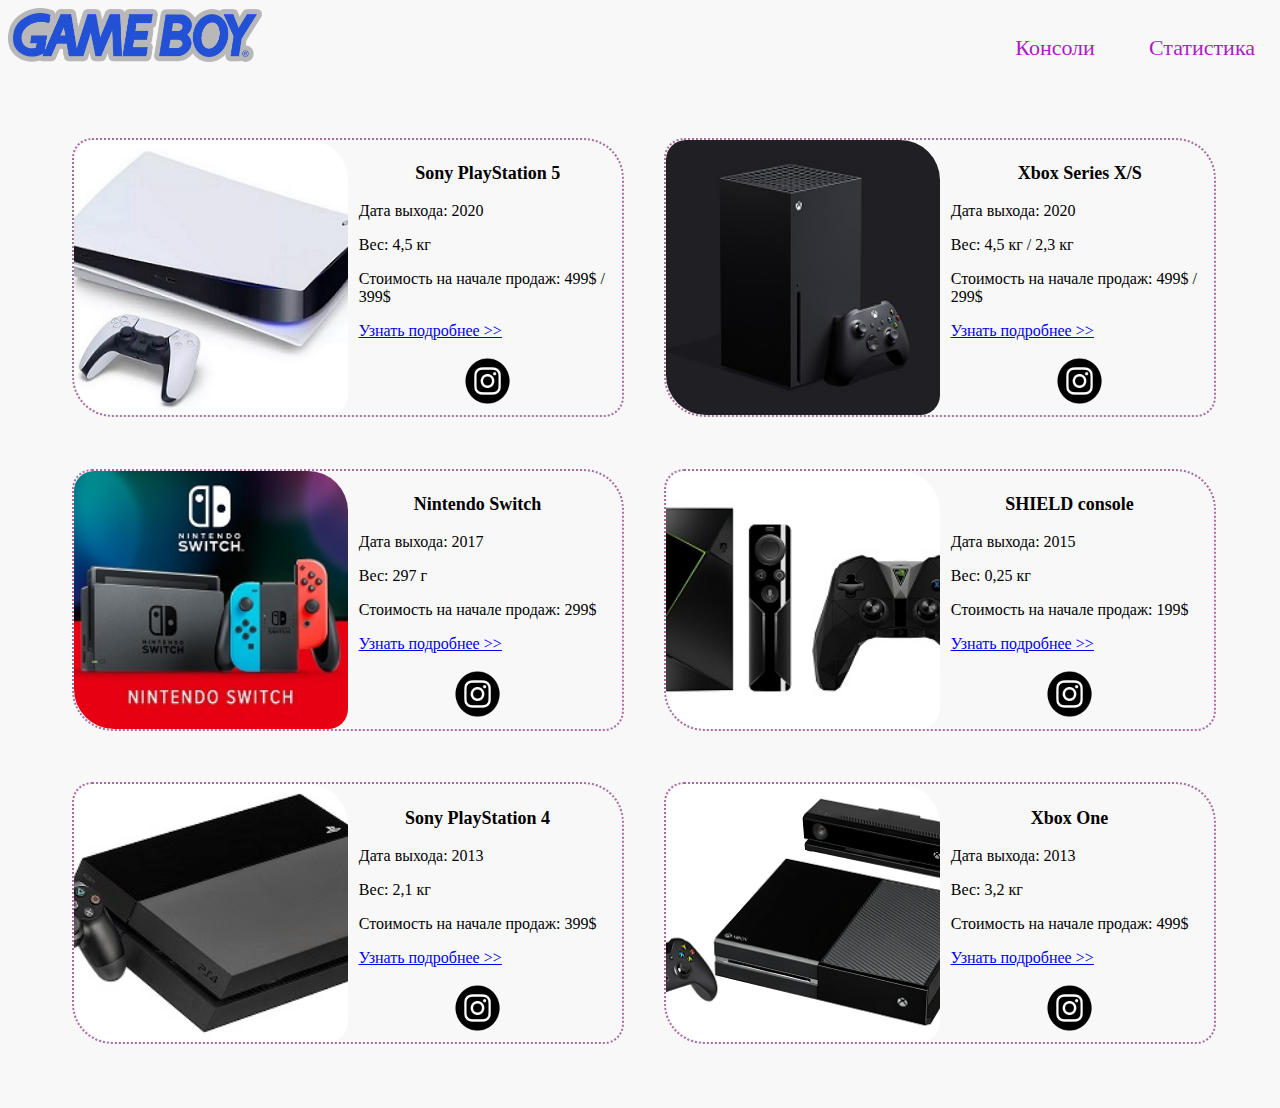
<file: index.html>
<!DOCTYPE html>
<html lang="en">
<head>
    <meta charset="UTF-8">
    <title>Gaming consoles</title>
    <meta name="description" content="Игровые консоли"/>
    <meta name="keywords" content="играть, консоль, playstation, ps, xbox"/>
    <link rel='stylesheet' type="text/css" media='(min-width: 768px)' href='css/desktop.css'/>
    <link rel='stylesheet' type="text/css" media='(max-width: 767px)' href='css/mobile.css'/>
</head>
<body>
    
   <nav>
        <div class="logo"></div>
            <input id="_1" type="checkbox">
            <label class="burger" for="_1"></label>
            <div class="menu">
                <div class="menu-section"><a href="index.html" class="speclink">Консоли</a></div>
                <div class="menu-section"><a href="statistic.html" class="speclink">Статистика</a></div>                
        </div>
    </nav>
       
    <div class="container">
        <div class="gallery">
            
            <div class="gallery-item">                      
                <img class="gallery-image" src="img/ps5.jpg" alt="">
                
                <div class="txtblock">
                    
                <p class="txtblockhead">
                    <b>Sony PlayStation 5</b>                                 
                </p>
                
                    <p> Дата выхода: 2020</p>
                    <p> Вес: 4,5 кг</p>
                    <p> Стоимость на начале продаж: 499$ / 399$ </p>                    
                    <p> <a href="ps5/ps5.html"><ins>Узнать подробнее >> </ins></a></p>
                    <center>
                       <a href="https://www.instagram.com/playstation/" target="_blank"> <img src="img/inst.png" width="65px" height="50px"> </a>
                    </center>
                </div>                
            </div>
            
            <div class="gallery-item">
                <img class="gallery-image" src="img/xboxx.jpg" alt="">
                 <div class="txtblock">
                    
                <p class="txtblockhead">
                    <b>Xbox Series X/S</b>                                 
                </p>
                
                    <p> Дата выхода: 2020</p>
                    <p> Вес: 4,5 кг / 2,3 кг</p>
                    <p> Стоимость на начале продаж: 499$ / 299$ </p>
                    <p> <a href="xboxx/xboxx.html"><ins>Узнать подробнее >> </ins></a></p>
                     <center>
                       <a href="https://www.instagram.com/xbox/" target="_blank"> <img src="img/inst.png" width="65px" height="50px"> </a>
                    </center>
                </div>
            </div>
            
            <div class="gallery-item">
                <img class="gallery-image" src="img/nintendo1.jpg" alt="">
                <div class="txtblock">
                    
                <p class="txtblockhead">
                    <b>Nintendo Switch</b>                                 
                </p>
                
                    <p> Дата выхода: 2017</p>
                    <p> Вес: 297 г</p>
                    <p> Стоимость на начале продаж: 299$ </p>
                    <p> <a href="nintendo/nintendo.html"><ins>Узнать подробнее >> </ins></a></p>
                    <center>
                       <a href="https://www.instagram.com/nintendo/" target="_blank"> <img src="img/inst.png" width="65px" height="50px"> </a>
                    </center>
                </div>
            </div>
            
            
            <div class="gallery-item">
                <img class="gallery-image" src="img/shield.jpg" alt="">
                <div class="txtblock">
                    
                <p class="txtblockhead">
                    <b>SHIELD console</b>                                 
                </p>
                
                    <p> Дата выхода: 2015</p>
                    <p> Вес: 0,25 кг</p>
                    <p> Стоимость на начале продаж: 199$ </p>
                    <p> <a href="schield/schiled.html"><ins>Узнать подробнее >> </ins></a></p>
                    <center>
                       <a href="https://www.instagram.com/nvidia" target="_blank"> <img src="img/inst.png" width="65px" height="50px"> </a>
                    </center>
                </div>
            </div>
            
             <div class="gallery-item">                                
                <img class="gallery-image" src="img/ps4.jpg" alt="">
                <div class="txtblock">
                    
                <p class="txtblockhead">
                    <b>Sony PlayStation 4</b>                                 
                </p>
                
                    <p> Дата выхода: 2013</p>
                    <p> Вес: 2,1 кг</p>
                    <p> Стоимость на начале продаж: 399$ </p>
                    <p> <a href="ps4/ps4.html"><ins>Узнать подробнее >> </ins></a></p>
                    <center>
                       <a href="https://www.instagram.com/playstation/" target="_blank"> <img src="img/inst.png" width="65px" height="50px"> </a>
                    </center>
                </div>
            </div>
            
            <div class="gallery-item">
                <img class="gallery-image" src="img/xboxone.png" alt="">
                 <div class="txtblock">
                    
                <p class="txtblockhead">
                    <b>Xbox One</b>                                 
                </p>
                
                    <p> Дата выхода: 2013</p>
                    <p> Вес: 3,2 кг</p>
                    <p> Стоимость на начале продаж: 499$</p>
                    <p> <a href="xboxone/xboxone.html"><ins>Узнать подробнее >> </ins></a></p>
                     <center>
                       <a href="https://www.instagram.com/xbox/" target="_blank"> <img src="img/inst.png" width="65px" height="50px"> </a>
                    </center>
                </div>
            </div>
            

            
        </div>
    </div>
    
</body>
</html>
</file>
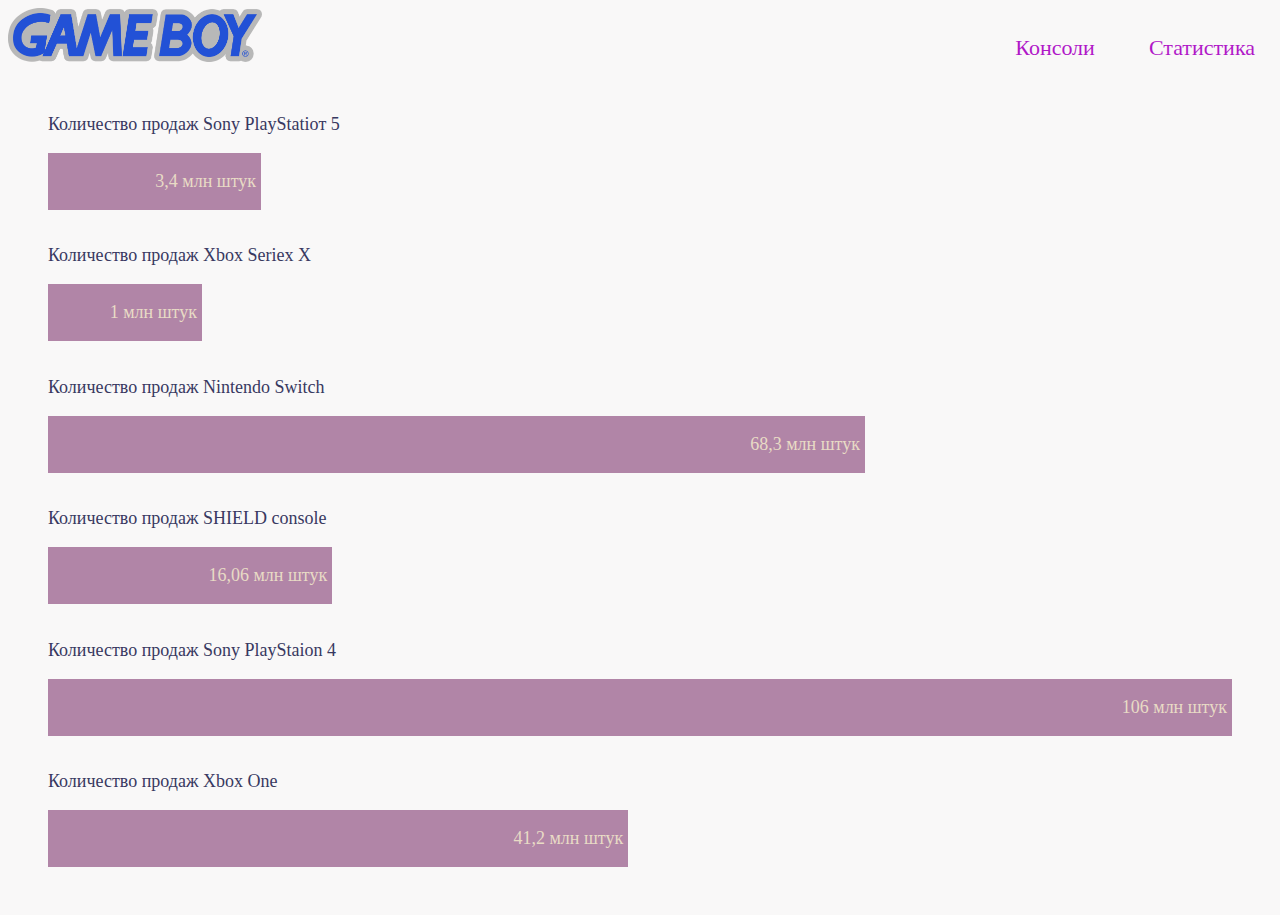
<file: statistic.html>
<!DOCTYPE html>
<html lang="en">
<head>
    <meta charset="UTF-8">
    <title>Gaming consoles</title>
    <meta name="description" content="Игровые консоли"/>
    <meta name="keywords" content="играть, консоль, playstation, ps, xbox"/>
    <link rel='stylesheet' type="text/css" media='(min-width: 768px)' href='css/desktop.css'/>
    <link rel='stylesheet' type="text/css" media='(max-width: 767px)' href='css/mobile.css'/>
</head>
<body>
    
    <nav>
        <div class="logo"></div>
            <input id="_1" type="checkbox">
            <label class="burger" for="_1"></label>
            <div class="menu">
                 <div class="menu-section"><a href="index.html" class="speclink">Консоли</a></div>
                 <div class="menu-section"><a href="statistic.html" class="speclink">Статистика</a></div>                  
        </div>
    </nav>
        
    <div class="container">
        <div class="gallery1">
        
            <p class="barhead01">
                Количество продаж Sony PlayStatioт 5
            </p>
            <div class="barst" style="width:18%;">
                <div class="bar">
                    <p>3,4 млн штук</p>
                </div>
            </div>
            
            <p class="barhead">
                Количество продаж Xbox Seriex X
            </p>
            <div class="barst" style="width:13%;">
                <div class="bar">
                    <p>1 млн штук</p>
                </div>
            </div>
            
            <p class="barhead">
                Количество продаж Nintendo Switch
            </p>
            <div class="barst" style="width:69%;">
                <div class="bar">
                    <p>68,3 млн штук</p>
                </div>
            </div>
            
            <p class="barhead">
                Количество продаж SHIELD console
            </p>
            <div class="barst" style="width:24%;">
                <div class="bar">
                    <p>16,06 млн штук</p>
                </div>
            </div>
            
            <p class="barhead">
                Количество продаж Sony PlayStaion 4
            </p>
            <div class="barst" style="width:100%;">
                <div class="bar">
                    <p>106 млн штук</p>
                </div>
            </div>
            
            <p class="barhead">
                Количество продаж Xbox One
            </p>
            <div class="barst" style="width:49%;">
                <div class="bar">
                    <p>41,2 млн штук</p>
                </div>
            </div>
            
        </div>
    </div>
    
</body>
</html>
</file>
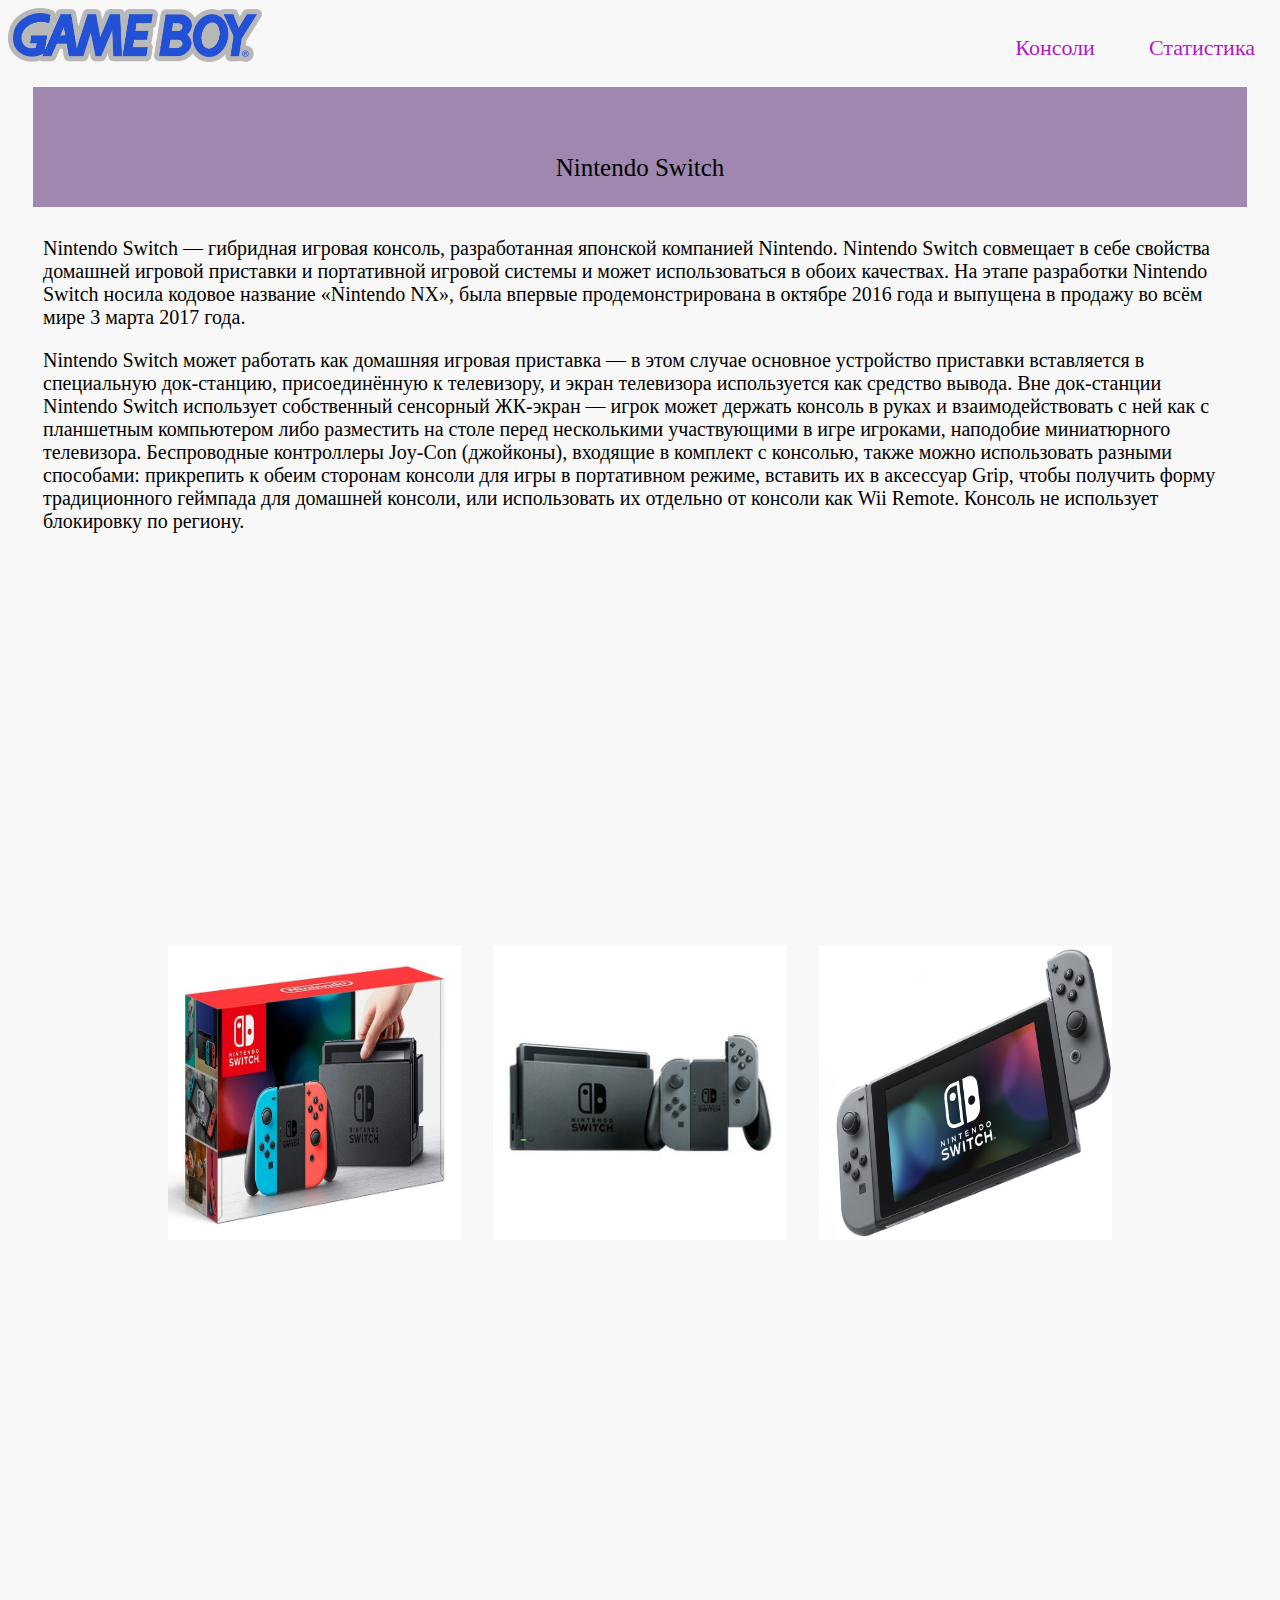
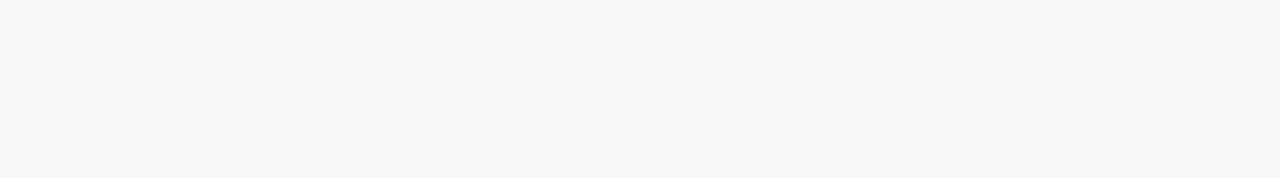
<file: nintendo/nintendo.html>
<!DOCTYPE html>
<html lang="en">
<head>
    <meta charset="UTF-8">
    <title>Gaming consoles</title>
    <meta name="description" content="Игровые консоли"/>
    <meta name="keywords" content="играть, консоль, playstation, ps, xbox"/>
    <link rel='stylesheet' type="text/css" media='(min-width: 768px)' href='css/nintendodesktop.css'/>
    <link rel='stylesheet' type="text/css" media='(max-width: 767px)' href='css/nintendomobile.css'/>
</head>
<body>
    
   <nav>
        <div class="logo"></div>
            <input id="_1" type="checkbox">
            <label class="burger" for="_1"></label>
            <div class="menu">
                <div class="menu-section"><a href="../index.html" class="speclink">Консоли</a></div>
                <div class="menu-section"><a href="../statistic.html" class="speclink">Статистика</a></div>                
        </div>
    </nav>

    <center>
        <div class="headerrr">
            <p >Nintendo Switch</p>
        </div>
    </center>
    
    <div class="container">
        
        <div class="gallery">
            
            <div class="text">
            <p>
             Nintendo Switch — гибридная игровая консоль, разработанная японской компанией Nintendo. Nintendo Switch совмещает в себе свойства домашней игровой приставки и портативной игровой системы и может использоваться в обоих качествах. На этапе разработки Nintendo Switch носила кодовое название «Nintendo NX», была впервые продемонстрирована в октябре 2016 года и выпущена в продажу во всём мире 3 марта 2017 года. 
            </p>
            <p>
                Nintendo Switch может работать как домашняя игровая приставка — в этом случае основное устройство приставки вставляется в специальную док-станцию, присоединённую к телевизору, и экран телевизора используется как средство вывода. Вне док-станции Nintendo Switch использует собственный сенсорный ЖК-экран — игрок может держать консоль в руках и взаимодействовать с ней как с планшетным компьютером либо разместить на столе перед несколькими участвующими в игре игроками, наподобие миниатюрного телевизора. Беспроводные контроллеры Joy-Con (джойконы), входящие в комплект с консолью, также можно использовать разными способами: прикрепить к обеим сторонам консоли для игры в портативном режиме, вставить их в аксессуар Grip, чтобы получить форму традиционного геймпада для домашней консоли, или использовать их отдельно от консоли как Wii Remote. Консоль не использует блокировку по региону. 
            </p>
                </div>
            
            <div class="video">
           <iframe width="560" height="315" src="https://www.youtube.com/embed/f5uik5fgIaI" frameborder="0" allow="accelerometer; autoplay; clipboard-write; encrypted-media; gyroscope; picture-in-picture" allowfullscreen></iframe>          
                </div>
                
            <div class="gallery2">
                <img src="img/img1.jpg" class="gallery-item2">
                <img src="img/img2.jpg" class="gallery-item2">
                <img src="img/img3.png" class="gallery-item2">
            </div>
            
            <div class="video">
               <iframe src="https://www.google.com/maps/embed?pb=!1m18!1m12!1m3!1d189888.38669874525!2d135.66601406466611!3d35.035672827151764!2m3!1f0!2f0!3f0!3m2!1i1024!2i768!4f13.1!3m3!1m2!1s0x6001a8d6cd3cc3f1%3A0xc0961d366bbb1d3d!2z0JrQuNC-0YLQviwg0K_Qv9C-0L3QuNGP!5e0!3m2!1sru!2sua!4v1607934132964!5m2!1sru!2sua" width="600" height="450" frameborder="0" style="border:0;" allowfullscreen="" aria-hidden="false" tabindex="0"></iframe>
            </div>
            
        </div>
    </div>
    
    
</body>
</html>
</file>
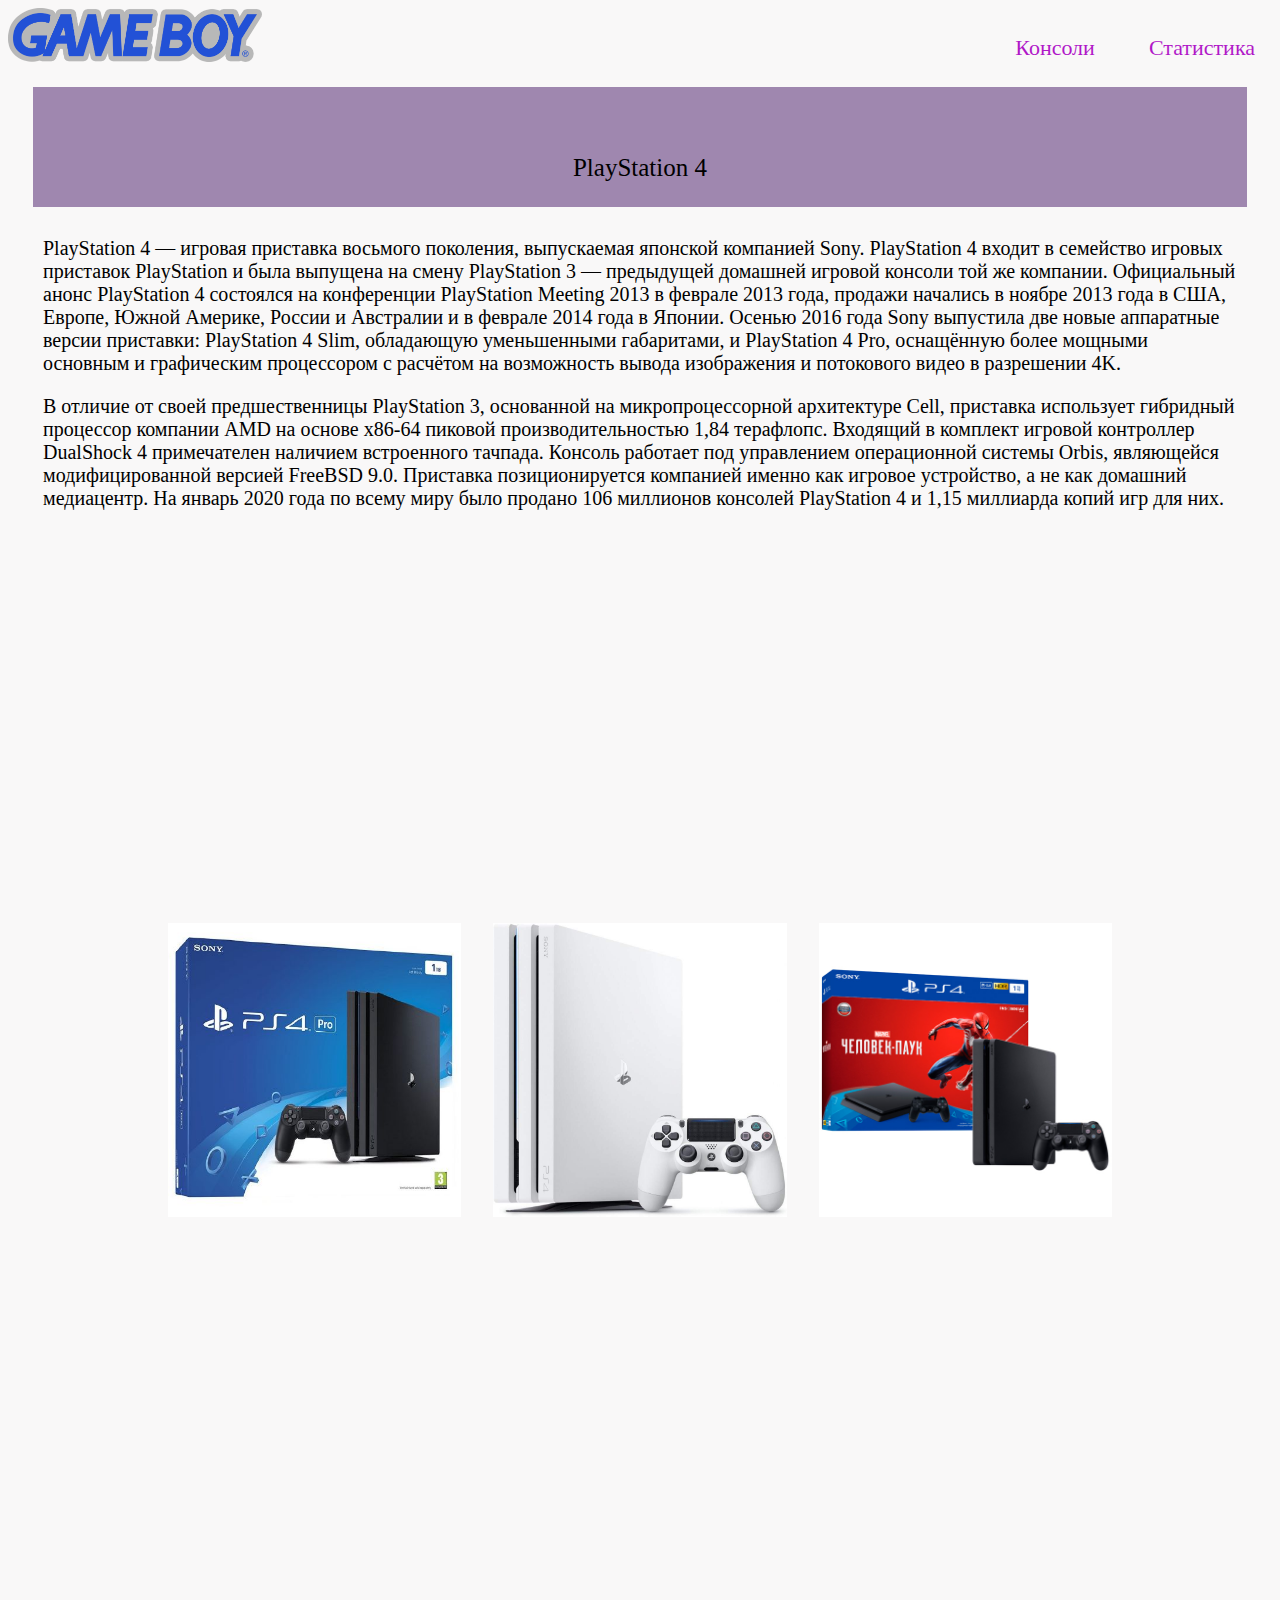
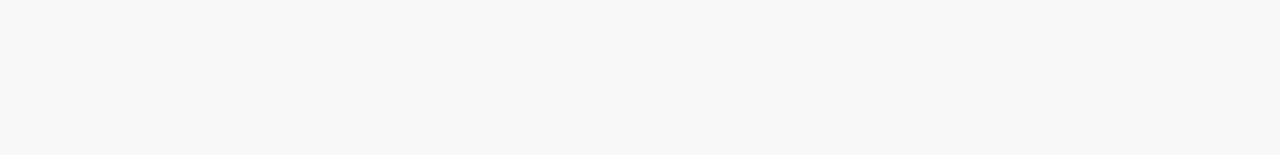
<file: ps4/ps4.html>
<!DOCTYPE html>
<html lang="en">
<head>
    <meta charset="UTF-8">
    <title>Gaming consoles</title>
    <meta name="description" content="Игровые консоли"/>
    <meta name="keywords" content="играть, консоль, playstation, ps, xbox"/>
    <link rel='stylesheet' type="text/css" media='(min-width: 768px)' href='css/ps4desktop.css'/>
    <link rel='stylesheet' type="text/css" media='(max-width: 767px)' href='css/ps4mobile.css'/>
</head>
<body>
    
   <nav>
        <div class="logo"></div>
            <input id="_1" type="checkbox">
            <label class="burger" for="_1"></label>
            <div class="menu">
                <div class="menu-section"><a href="../index.html" class="speclink">Консоли</a></div>
                <div class="menu-section"><a href="../statistic.html" class="speclink">Статистика</a></div>                
        </div>
    </nav>

    <center>
        <div class="headerrr">
            <p >PlayStation 4</p>
        </div>
    </center>
    
    <div class="container">
        
        <div class="gallery">
            
            <div class="text">
            <p>
              PlayStation 4 — игровая приставка восьмого поколения, выпускаемая японской компанией Sony. PlayStation 4 входит в семейство игровых приставок PlayStation и была выпущена на смену PlayStation 3 — предыдущей домашней игровой консоли той же компании. Официальный анонс PlayStation 4 состоялся на конференции PlayStation Meeting 2013 в феврале 2013 года, продажи начались в ноябре 2013 года в США, Европе, Южной Америке, России и Австралии и в феврале 2014 года в Японии. Осенью 2016 года Sony выпустила две новые аппаратные версии приставки: PlayStation 4 Slim, обладающую уменьшенными габаритами, и PlayStation 4 Pro, оснащённую более мощными основным и графическим процессором с расчётом на возможность вывода изображения и потокового видео в разрешении 4K. 
            </p>
            <p>
                В отличие от своей предшественницы PlayStation 3, основанной на микропроцессорной архитектуре Cell, приставка использует гибридный процессор компании AMD на основе x86-64 пиковой производительностью 1,84 терафлопс. Входящий в комплект игровой контроллер DualShock 4 примечателен наличием встроенного тачпада. Консоль работает под управлением операционной системы Orbis, являющейся модифицированной версией FreeBSD 9.0. Приставка позиционируется компанией именно как игровое устройство, а не как домашний медиацентр. На январь 2020 года по всему миру было продано 106 миллионов консолей PlayStation 4 и 1,15 миллиарда копий игр для них. 
            </p>
                </div>
            
            <div class="video">
           <iframe width="560" height="315" src="https://www.youtube.com/embed/Jw8HCFZkBds" frameborder="0" allow="accelerometer; autoplay; clipboard-write; encrypted-media; gyroscope; picture-in-picture" allowfullscreen></iframe>     
                </div>
                
            <div class="gallery2">
                <img src="img/img1.jpg" class="gallery-item2">
                <img src="img/img2.jpg" class="gallery-item2">
                <img src="img/img3.jpg" class="gallery-item2">
            </div>
            
            <div class="video">
            
            <iframe src="https://www.google.com/maps/embed?pb=!1m18!1m12!1m3!1d34100.362689447735!2d139.70250246009616!3d35.630956003858714!2m3!1f0!2f0!3f0!3m2!1i1024!2i768!4f13.1!3m3!1m2!1s0x60188a45b2ed7db5%3A0x12beabc7572d0830!2sSony%20Computer%20Entertainment!5e0!3m2!1sru!2sua!4v1607882634667!5m2!1sru!2sua" width="600" height="450" frameborder="0" style="border:0;" allowfullscreen="" aria-hidden="false" tabindex="0"></iframe>
            </div>
            
        </div>
    </div>
    
    
</body>
</html>
</file>
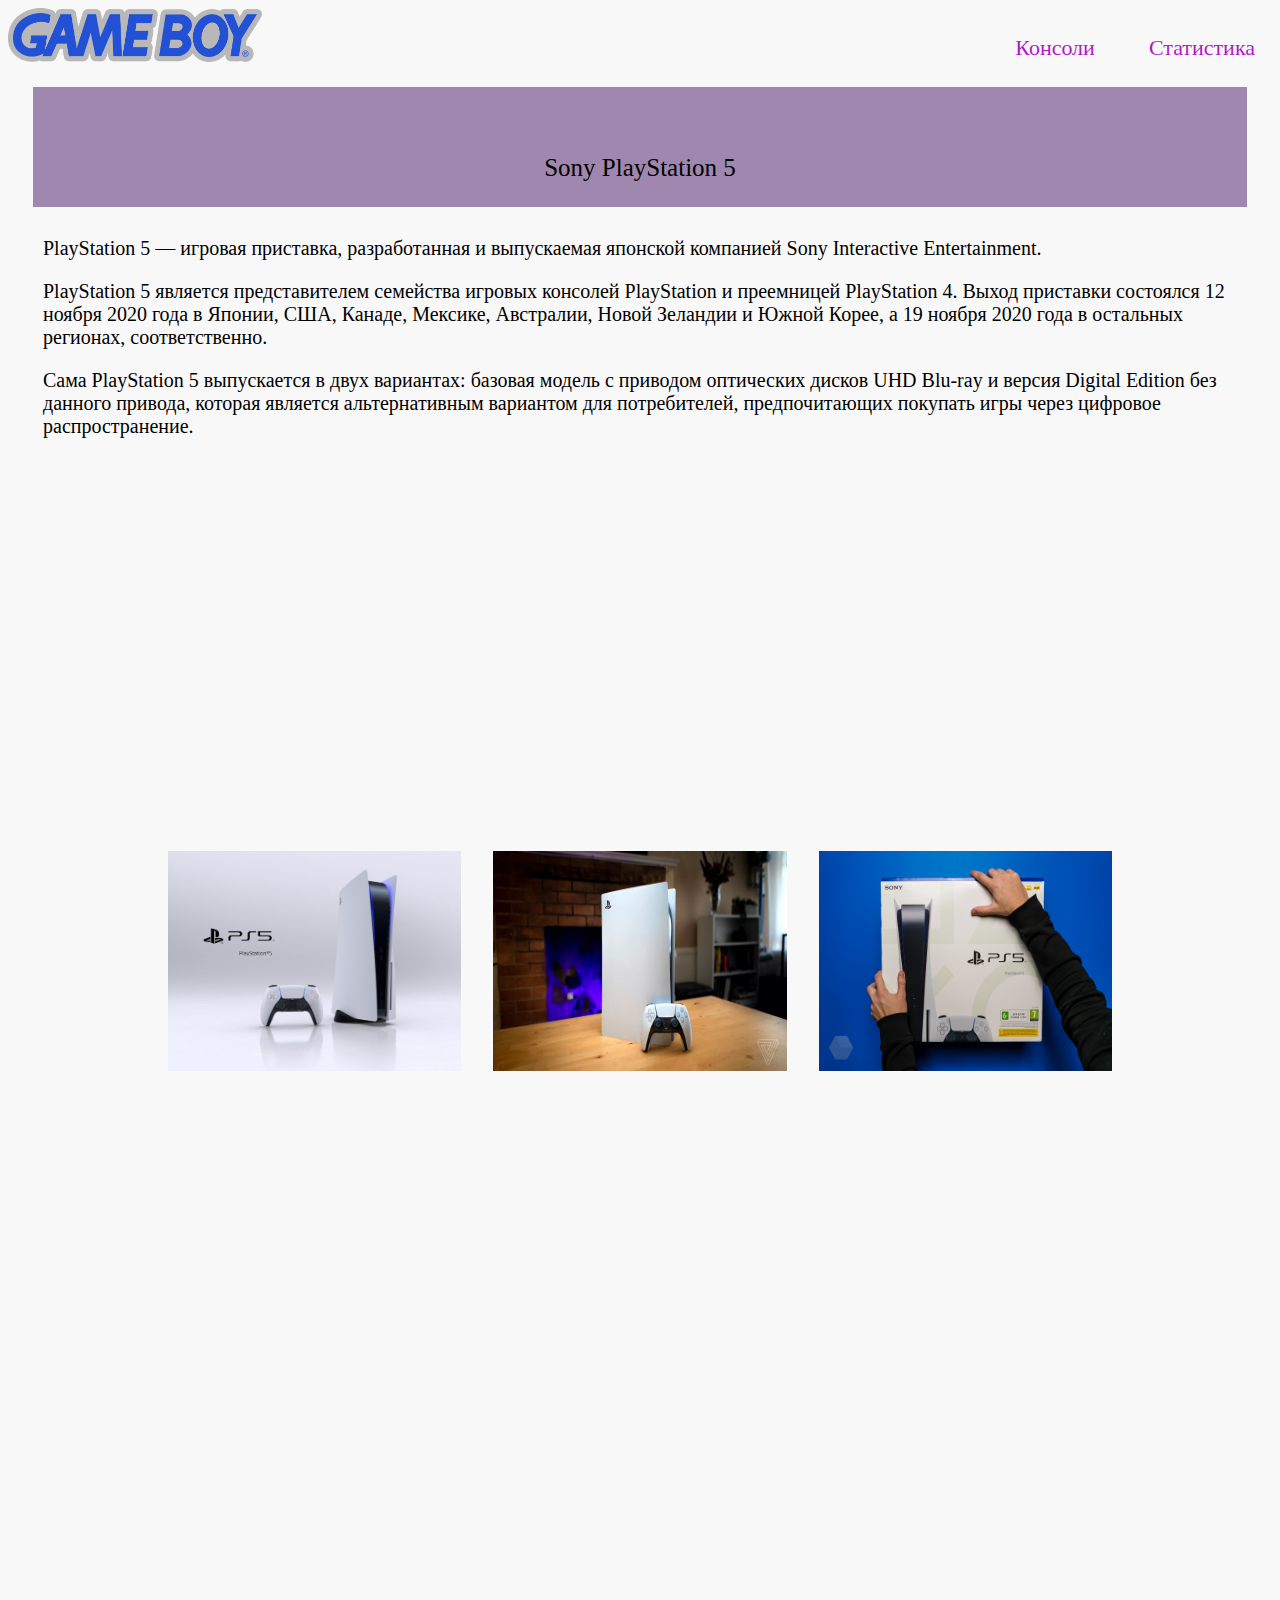
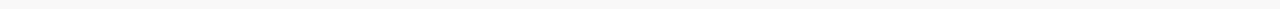
<file: ps5/ps5.html>
<!DOCTYPE html>
<html lang="en">
<head>
    <meta charset="UTF-8">
    <title>Gaming consoles</title>
    <meta name="description" content="Игровые консоли"/>
    <meta name="keywords" content="играть, консоль, playstation, ps, xbox"/>
    <link rel='stylesheet' type="text/css" media='(min-width: 768px)' href='css/ps5desktop.css'/>
    <link rel='stylesheet' type="text/css" media='(max-width: 767px)' href='css/ps5mobile.css'/>
</head>
<body>
    
   <nav>
        <div class="logo"></div>
            <input id="_1" type="checkbox">
            <label class="burger" for="_1"></label>
            <div class="menu">
                <div class="menu-section"><a href="../index.html" class="speclink">Консоли</a></div>
                <div class="menu-section"><a href="../statistic.html" class="speclink">Статистика</a></div>                
        </div>
    </nav>

    <center>
        <div class="headerrr">
            <p >Sony PlayStation 5</p>
        </div>
    </center>
    
    <div class="container">
        
        <div class="gallery">
            
            <div class="text">
            <p>
               PlayStation 5 — игровая приставка, разработанная и выпускаемая японской компанией Sony Interactive Entertainment. 
            </p>
            <p>
                PlayStation 5 является представителем семейства игровых консолей PlayStation и преемницей PlayStation 4. Выход приставки состоялся 12 ноября 2020 года в Японии, США, Канаде, Мексике, Австралии, Новой Зеландии и Южной Корее, а 19 ноября 2020 года в остальных регионах, соответственно. 
            </p>
            <p>
                Сама PlayStation 5 выпускается в двух вариантах: базовая модель с приводом оптических дисков UHD Blu-ray и версия Digital Edition без данного привода, которая является альтернативным вариантом для потребителей, предпочитающих покупать игры через цифровое распространение.
            </p>
                </div>
            
            <div class="video">
            <iframe width="560" height="315" src="https://www.youtube.com/embed/RkC0l4iekYo" frameborder="0" allow="accelerometer; autoplay; clipboard-write; encrypted-media; gyroscope; picture-in-picture" allowfullscreen></iframe>            
                </div>
                
            <div class="gallery2">
                <img src="img/img1.jfif" class="gallery-item2">
                <img src="img/img2.jpg" class="gallery-item2">
                <img src="img/img3.jpg" class="gallery-item2">
            </div>
            
            <div class="video">
            <iframe src="https://www.google.com/maps/embed?pb=!1m18!1m12!1m3!1d34100.362689447735!2d139.70250246009616!3d35.630956003858714!2m3!1f0!2f0!3f0!3m2!1i1024!2i768!4f13.1!3m3!1m2!1s0x60188a45b2ed7db5%3A0x12beabc7572d0830!2sSony%20Computer%20Entertainment!5e0!3m2!1sru!2sua!4v1607882634667!5m2!1sru!2sua" width="600" height="450" frameborder="0" style="border:0;" allowfullscreen="" aria-hidden="false" tabindex="0"></iframe>
            </div>
            
        </div>
    </div>
    
    
</body>
</html>
</file>
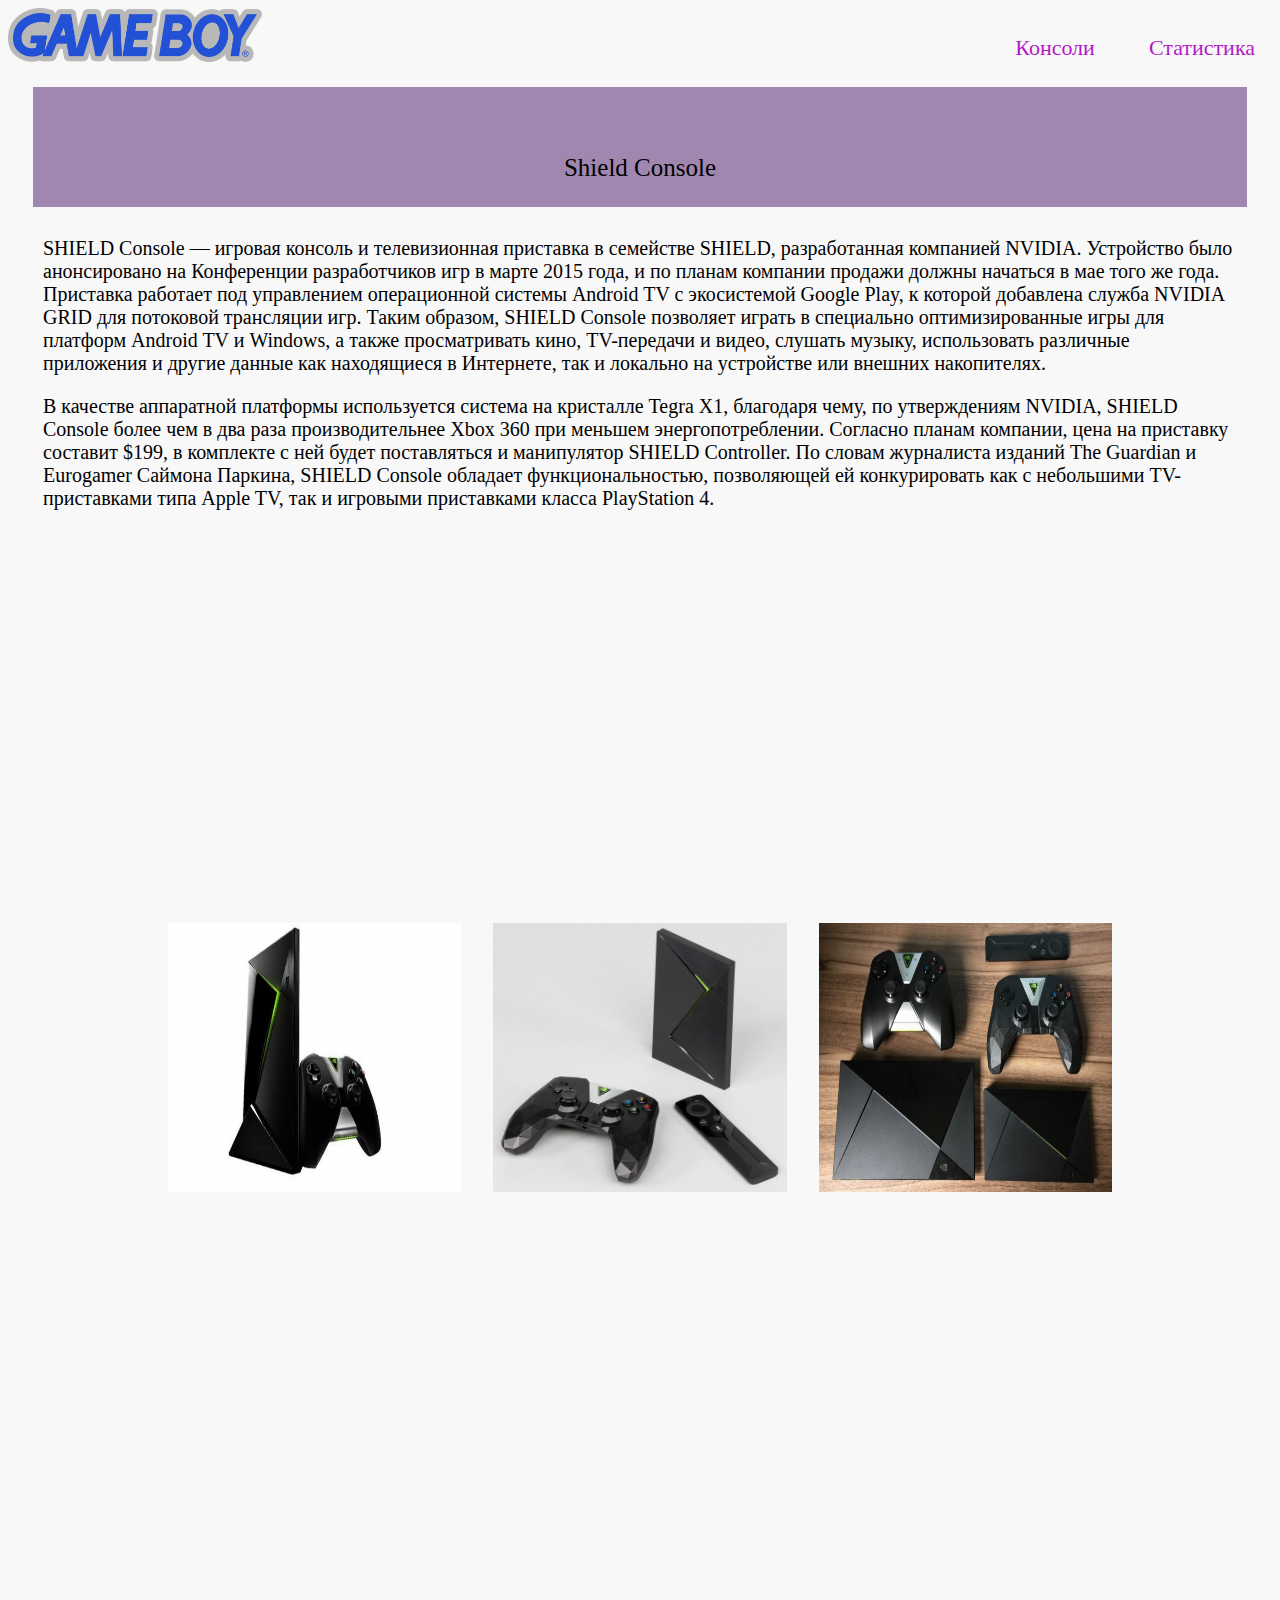
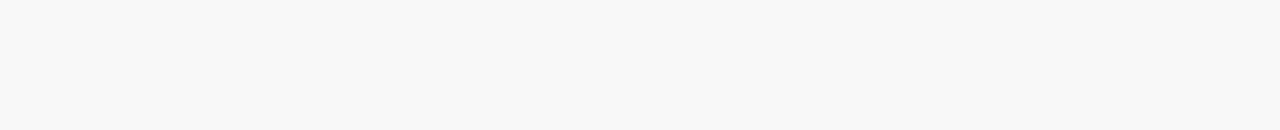
<file: schield/schiled.html>
<!DOCTYPE html>
<html lang="en">
<head>
    <meta charset="UTF-8">
    <title>Gaming consoles</title>
    <meta name="description" content="Игровые консоли"/>
    <meta name="keywords" content="играть, консоль, playstation, ps, xbox"/>
    <link rel='stylesheet' type="text/css" media='(min-width: 768px)' href='css/schielddesktop.css'/>
    <link rel='stylesheet' type="text/css" media='(max-width: 767px)' href='css/schieldmobile.css'/>
</head>
<body>
    
   <nav>
        <div class="logo"></div>
            <input id="_1" type="checkbox">
            <label class="burger" for="_1"></label>
            <div class="menu">
                <div class="menu-section"><a href="../index.html" class="speclink">Консоли</a></div>
                <div class="menu-section"><a href="../statistic.html" class="speclink">Статистика</a></div>                
        </div>
    </nav>

    <center>
        <div class="headerrr">
            <p >Shield Console</p>
        </div>
    </center>
    
    <div class="container">
        
        <div class="gallery">
            
            <div class="text">
            <p>
             SHIELD Console — игровая консоль и телевизионная приставка в семействе SHIELD, разработанная компанией NVIDIA. Устройство было анонсировано на Конференции разработчиков игр в марте 2015 года, и по планам компании продажи должны начаться в мае того же года. Приставка работает под управлением операционной системы Android TV с экосистемой Google Play, к которой добавлена служба NVIDIA GRID для потоковой трансляции игр. Таким образом, SHIELD Console позволяет играть в специально оптимизированные игры для платформ Android TV и Windows, а также просматривать кино, TV-передачи и видео, слушать музыку, использовать различные приложения и другие данные как находящиеся в Интернете, так и локально на устройстве или внешних накопителях. 
            </p>
            <p>
                В качестве аппаратной платформы используется система на кристалле Tegra X1, благодаря чему, по утверждениям NVIDIA, SHIELD Console более чем в два раза производительнее Xbox 360 при меньшем энергопотреблении. Согласно планам компании, цена на приставку составит $199, в комплекте с ней будет поставляться и манипулятор SHIELD Controller. По словам журналиста изданий The Guardian и Eurogamer Саймона Паркина, SHIELD Console обладает функциональностью, позволяющей ей конкурировать как с небольшими TV-приставками типа Apple TV, так и игровыми приставками класса PlayStation 4.
            </p>            
                </div>
            
            <div class="video">
            <iframe width="560" height="315" src="https://www.youtube.com/embed/AYqZ0PAedko" frameborder="0" allow="accelerometer; autoplay; clipboard-write; encrypted-media; gyroscope; picture-in-picture" allowfullscreen></iframe>           
                </div>
                
            <div class="gallery2">
                <img src="img/img1.jpg" class="gallery-item2">
                <img src="img/img2.jpg" class="gallery-item2">
                <img src="img/img3.jpg" class="gallery-item2">
            </div>
            
            <div class="video">
            <iframe src="https://www.google.com/maps/embed?pb=!1m18!1m12!1m3!1d38593.38699305435!2d-121.97478832922735!3d37.37718707687659!2m3!1f0!2f0!3f0!3m2!1i1024!2i768!4f13.1!3m3!1m2!1s0x808fca2702c480db%3A0x76527847b95e08c9!2z0J3QktCY0JTQmNCvINCa0L7RgNC_0L7RgNC10LnRiNC10L0!5e0!3m2!1sru!2sua!4v1607934933382!5m2!1sru!2sua" width="600" height="450" frameborder="0" style="border:0;" allowfullscreen="" aria-hidden="false" tabindex="0"></iframe>
            </div>
            
        </div>
    </div>
    
    
</body>
</html>
</file>
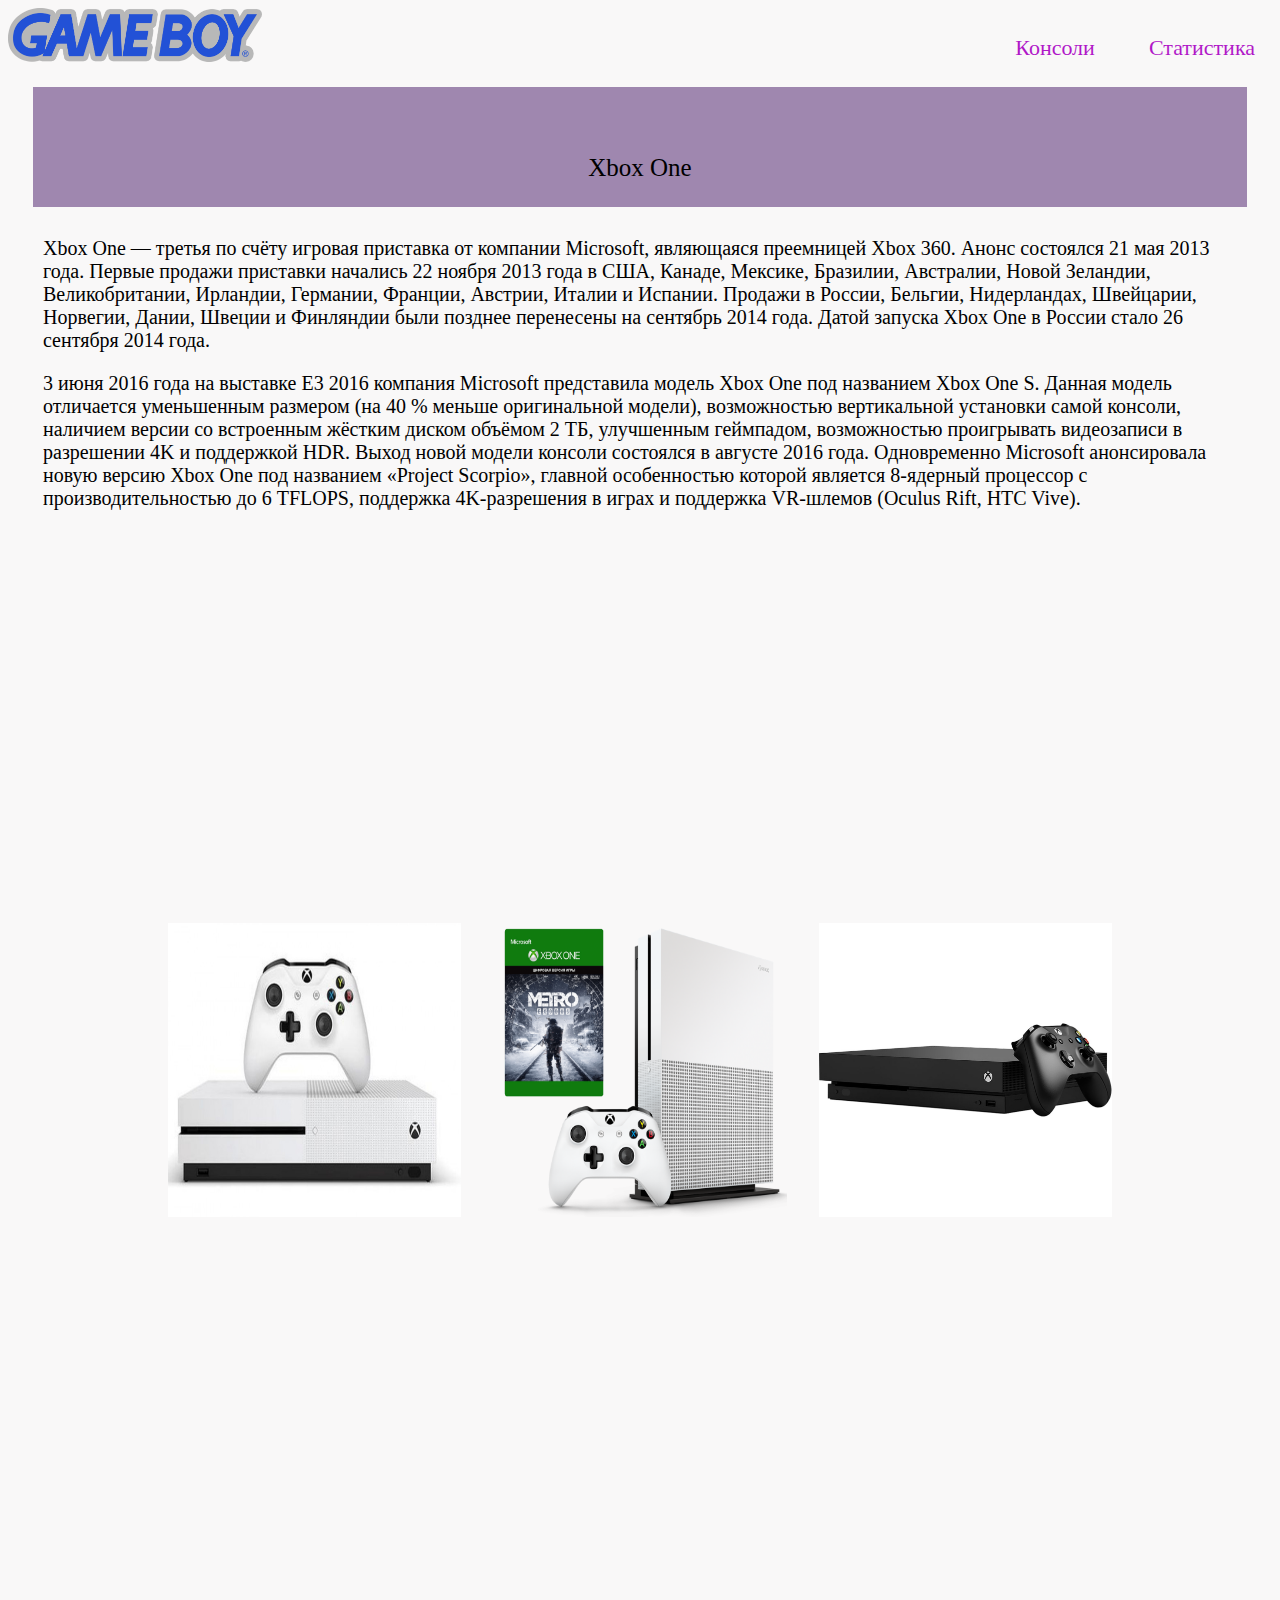
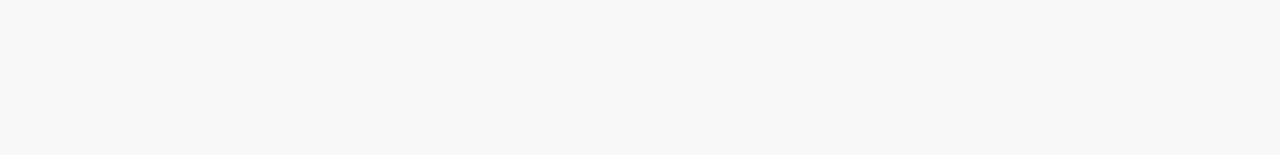
<file: xboxone/xboxone.html>
<!DOCTYPE html>
<html lang="en">
<head>
    <meta charset="UTF-8">
    <title>Gaming consoles</title>
    <meta name="description" content="Игровые консоли"/>
    <meta name="keywords" content="играть, консоль, playstation, ps, xbox"/>
    <link rel='stylesheet' type="text/css" media='(min-width: 768px)' href='css/xboxonedesktop.css'/>
    <link rel='stylesheet' type="text/css" media='(max-width: 767px)' href='css/xboxonemobile.css'/>
</head>
<body>
    
   <nav>
        <div class="logo"></div>
            <input id="_1" type="checkbox">
            <label class="burger" for="_1"></label>
            <div class="menu">
                <div class="menu-section"><a href="../index.html" class="speclink">Консоли</a></div>
                <div class="menu-section"><a href="../statistic.html" class="speclink">Статистика</a></div>                
        </div>
    </nav>

    <center>
        <div class="headerrr">
            <p >Xbox One</p>
        </div>
    </center>
    
    <div class="container">
        
        <div class="gallery">
            
            <div class="text">
            <p>
              Xbox One — третья по счёту игровая приставка от компании Microsoft, являющаяся преемницей Xbox 360. Анонс состоялся 21 мая 2013 года. Первые продажи приставки начались 22 ноября 2013 года в США, Канаде, Мексике, Бразилии, Австралии, Новой Зеландии, Великобритании, Ирландии, Германии, Франции, Австрии, Италии и Испании. Продажи в России, Бельгии, Нидерландах, Швейцарии, Норвегии, Дании, Швеции и Финляндии были позднее перенесены на сентябрь 2014 года. Датой запуска Xbox One в России стало 26 сентября 2014 года. 
            </p>
            <p>
                3 июня 2016 года на выставке E3 2016 компания Microsoft представила модель Xbox One под названием Xbox One S. Данная модель отличается уменьшенным размером (на 40 % меньше оригинальной модели), возможностью вертикальной установки самой консоли, наличием версии со встроенным жёстким диском объёмом 2 ТБ, улучшенным геймпадом, возможностью проигрывать видеозаписи в разрешении 4K и поддержкой HDR. Выход новой модели консоли состоялся в августе 2016 года. Одновременно Microsoft анонсировала новую версию Xbox One под названием «Project Scorpio», главной особенностью которой является 8-ядерный процессор c производительностью до 6 TFLOPS, поддержка 4K-разрешения в играх и поддержка VR-шлемов (Oculus Rift, HTC Vive).
            </p>
                </div>
            
            <div class="video">
            <iframe width="560" height="315" src="https://www.youtube.com/embed/g-gp-Voq6MQ" frameborder="0" allow="accelerometer; autoplay; clipboard-write; encrypted-media; gyroscope; picture-in-picture" allowfullscreen></iframe>            
                </div>
                
            <div class="gallery2">
                <img src="img/img1.jpg" class="gallery-item2">
                <img src="img/img2.png" class="gallery-item2">
                <img src="img/img3.jpg" class="gallery-item2">
            </div>
            
            <div class="video">
            <iframe src="https://www.google.com/maps/embed?pb=!1m18!1m12!1m3!1d2208.8340400275074!2d-122.13866166325482!3d47.64246067262978!2m3!1f0!2f0!3f0!3m2!1i1024!2i768!4f13.1!3m3!1m2!1s0x54906d71b804151b%3A0x1a52969ee03899e!2sMicrosoft!5e0!3m2!1sru!2sua!4v1607910039227!5m2!1sru!2sua" width="600" height="450" frameborder="0" style="border:0;" allowfullscreen="" aria-hidden="false" tabindex="0"></iframe>
            </div>
            
        </div>
    </div>
    
    
</body>
</html>
</file>
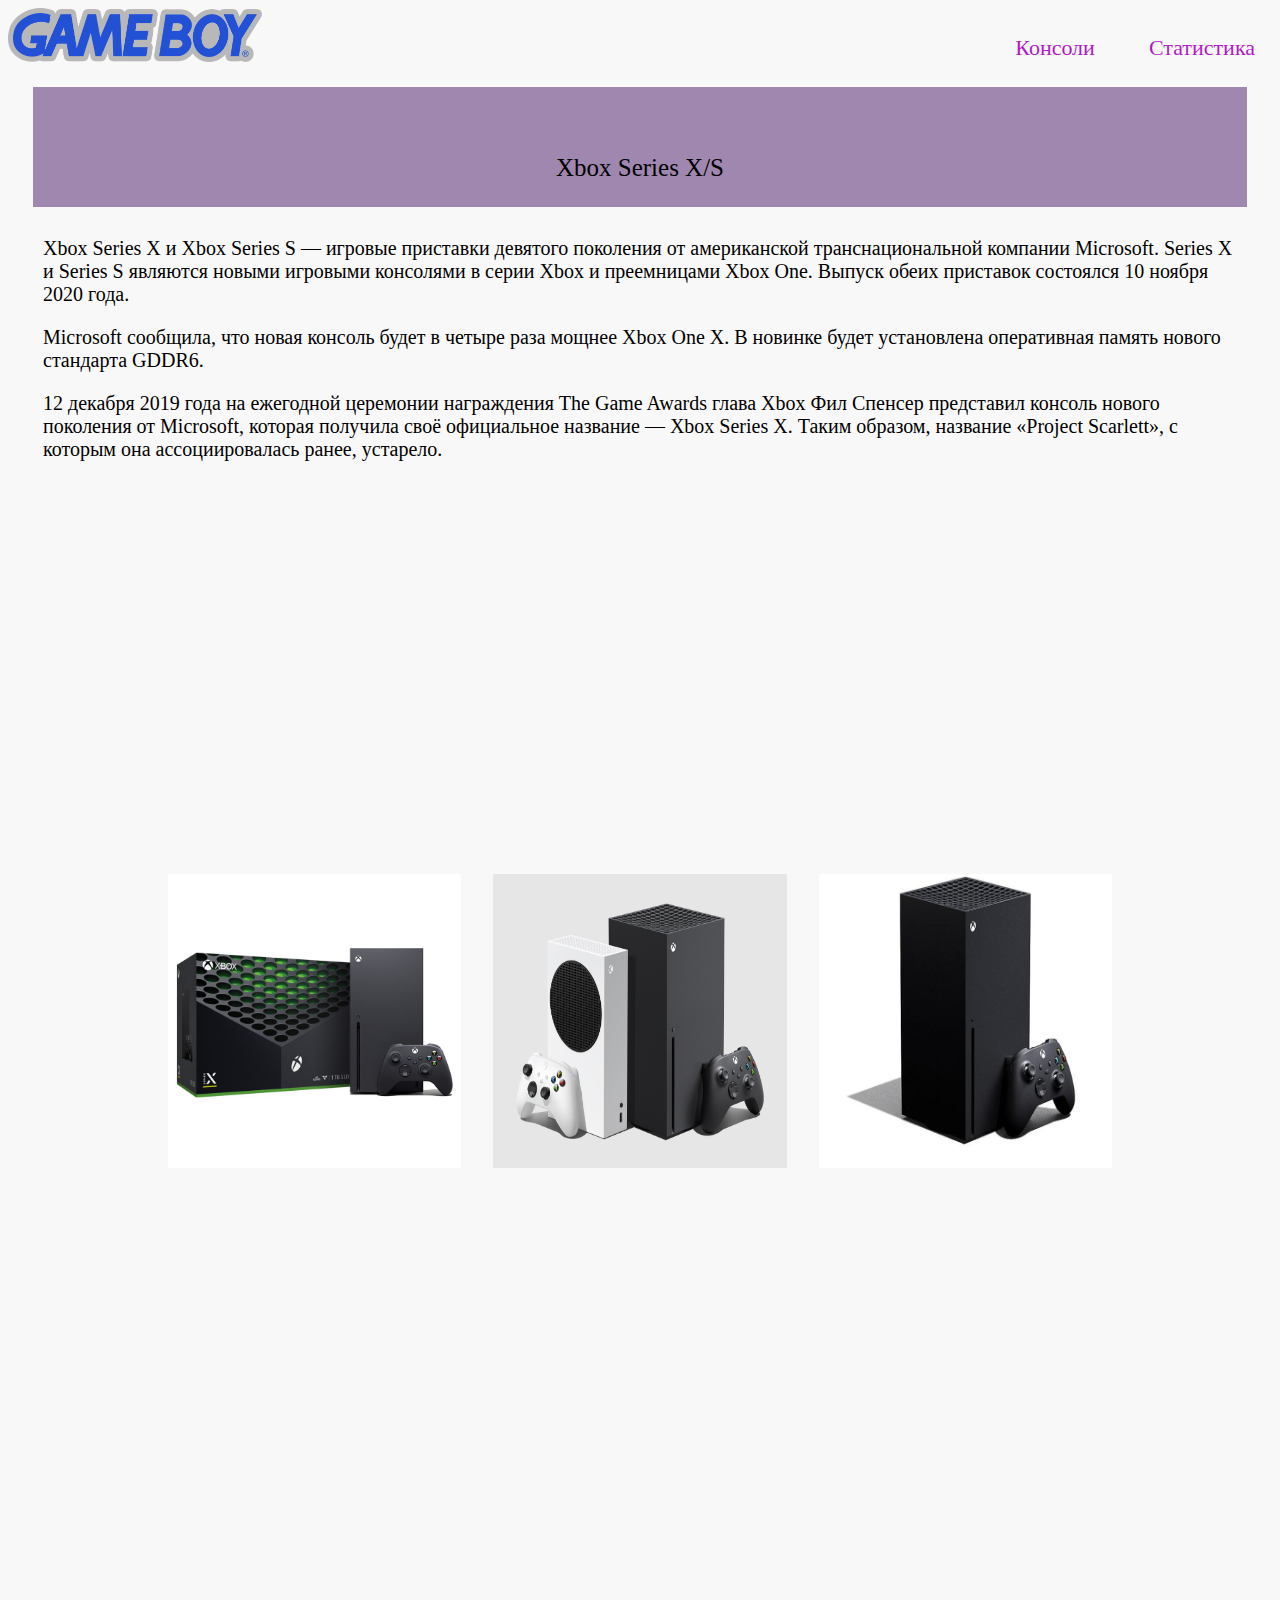
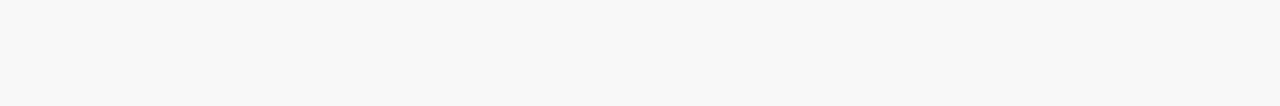
<file: xboxx/xboxx.html>
<!DOCTYPE html>
<html lang="en">
<head>
    <meta charset="UTF-8">
    <title>Gaming consoles</title>
    <meta name="description" content="Игровые консоли"/>
    <meta name="keywords" content="играть, консоль, playstation, ps, xbox"/>
    <link rel='stylesheet' type="text/css" media='(min-width: 768px)' href='css/xboxxdesktop.css'/>
    <link rel='stylesheet' type="text/css" media='(max-width: 767px)' href='css/xboxxmobile.css'/>
</head>
<body>
    
   <nav>
        <div class="logo"></div>
            <input id="_1" type="checkbox">
            <label class="burger" for="_1"></label>
            <div class="menu">
                <div class="menu-section"><a href="../index.html" class="speclink">Консоли</a></div>
                <div class="menu-section"><a href="../statistic.html" class="speclink">Статистика</a></div>                
        </div>
    </nav>

    <center>
        <div class="headerrr">
            <p >Xbox Series X/S</p>
        </div>
    </center>
    
    <div class="container">
        
        <div class="gallery">
            
            <div class="text">
            <p>
              Xbox Series X и Xbox Series S  — игровые приставки девятого поколения от американской транснациональной компании Microsoft. Series X и Series S являются новыми игровыми консолями в серии Xbox и преемницами Xbox One. Выпуск обеих приставок состоялся 10 ноября 2020 года. 
            </p>
            <p>
                Microsoft сообщила, что новая консоль будет в четыре раза мощнее Xbox One X. В новинке будет установлена оперативная память нового стандарта GDDR6. 
            </p>
            <p>
                12 декабря 2019 года на ежегодной церемонии награждения The Game Awards глава Xbox Фил Спенсер представил консоль нового поколения от Microsoft, которая получила своё официальное название — Xbox Series X. Таким образом, название «Project Scarlett», с которым она ассоциировалась ранее, устарело.
            </p>
                </div>
            
            <div class="video">
            <iframe width="560" height="315" src="https://www.youtube.com/embed/0tUqIHwHDEc" frameborder="0" allow="accelerometer; autoplay; clipboard-write; encrypted-media; gyroscope; picture-in-picture" allowfullscreen></iframe>            
                </div>
                
            <div class="gallery2">
                <img src="img/img1.jpg" class="gallery-item2">
                <img src="img/img2.png" class="gallery-item2">
                <img src="img/img3.jpg" class="gallery-item2">
            </div>
            
            <div class="video">
            <iframe src="https://www.google.com/maps/embed?pb=!1m18!1m12!1m3!1d2208.8340400275074!2d-122.13866166325482!3d47.64246067262978!2m3!1f0!2f0!3f0!3m2!1i1024!2i768!4f13.1!3m3!1m2!1s0x54906d71b804151b%3A0x1a52969ee03899e!2sMicrosoft!5e0!3m2!1sru!2sua!4v1607910039227!5m2!1sru!2sua" width="600" height="450" frameborder="0" style="border:0;" allowfullscreen="" aria-hidden="false" tabindex="0"></iframe>
            </div>
            
        </div>
    </div>
    
    
</body>
</html>
</file>
<file: css/desktop.css>
body{
    background-color: #F9F8F8;
}

.nav{
    width: calc(100% - 50px);
    position: relative;
    padding: 25px 25px 10px 25px;
    position: fixed;
    background-color: rgb(0,0,0,0.25);
    z-index: 9;
    backdrop-filter: blur(25px);
    -webkit-backdrop-filter: blur(25px);
}

.logo{
    width: 254px;
    height: 54px;
    background-image: url(../img/logo.png);
    background-size: contain;
}

.menu{
    position: absolute;
    right: 0;
    top: 35px;
    padding: 0px 25px 0px 0px;
}

.burger{
    display: none;
}

input[type="checkbox"]{
    display: none;
}

.menu-section{
    font-family: MS Sans Serif;
    color: #B118C8;
    font-size: 22px;
    display: inline-block;
    margin: 0px 0px 0px 50px;
}

.speclink{
    color: #B118C8;
    text-decoration: none;
}

.container{
    max-width: 100%;
    margin: auto;
    padding: 30px;
}

.gallery {
    display: flex;
    flex-wrap: wrap;
    margin: 10px;
}

.gallery1 {
    display: flex;
    flex-wrap: wrap;
    margin: 10px;
    flex-direction: column;
}

.gallery-item {
    flex: 1 0 40%;
    display: flex;
    margin: 1rem;
    //box-shadow: 10px 10px 10px #AA6DA3;    
    margin-left: 2%;
    margin-top: 3%;    
    border-radius: 20px 40px 20px 40px;
    transition:all 0.55s;
    border-style: dotted;
    border-width: 2px;
    border-color: #AA6DA3;
}

.gallery-item:hover{
    box-shadow: 10px 10px 10px #AA6DA3;    
}

.gallery-image {  
    width: 50%;
    height: 100%;
    object-fit: cover;
    margin-right: 1%;    
    border-radius: 20px 40px 20px 40px;
}

.bar{
    background-color: #B185A7;
    display: flex;
    padding-right: 5px;
    flex: 1 0 40%;
    font-family: MS Sans Serif;
    font-size: 18px;
    justify-content: flex-end;
}
.bar p{
    color: #E8DBC5;
}
.barst{
    width: 99%;
}

.barhead{
    font-family: MS Sans Serif;
    font-size: 18px;
    margin-top: 3%;
    color: #383961;
}

.barhead01{
    font-family: MS Sans Serif;
    font-size: 18px;
    margin-top: 1%;
    color: #383961;
}

/*.gallery-image:hover {
    transform: scale(1.05);
}*/
.txtblockhead{
    font-family: MS Sans Serif;
    font-size: 18px;
    text-align: center;        
}
.txtblock{
    font-family: MS Sans Serif;
    font-size: 16px;            
    margin: 1%;
}
</file>
<file: css/mobile.css>
body {
    background-color: #F9F8F8;
    margin: 0px;
}

nav {
    width: calc(100% - 50px);
    padding: 25px;
    text-align: center;
    position: fixed;
    background-color: #BBB5BD;//rgb(0,0,0,0.25);
    z-index: 9;
    backdrop-filter: blur(25px);
    -webkit-backdrop-filter: blur(25px);
}

.logo {
    width: 127px;
    height: 27px;
    background-image: url(../img/logo.png);
    background-size: contain;
}

.burger {
    position: absolute;
    right: 0;
    top: 0px;
    width: 40px;
    height: 40px;
    margin: 20px 25px 0px 0px;
    background-size: cover;
    background-image: url(../img/menu.png);
    
    cursor: pointer;
    display: block;
}

input[type="checkbox"]  {
    display: none;
}

input + .burger + div {
    display: none;
}

input:checked + .burger + div {
    display:block;
}

.menu {
    position: absolute;
    right: 0;
    top: 60px;
    padding: 10px 10px 10px 0px;
    display: none;
    background-color: #BBB5BD;
}

.menu-section {
    font-family: MS Sans Serif;
    color: #B118C8;
    font-size: 22px;
    margin: 10px 20px 10px 20px;
}

.speclink{
    color: #B118C8;
    text-decoration: none;
}

.container{
    width: calc(100% - 50px);
    margin: auto;
    padding: 25px;
}

.gallery {
    display: flex;
    flex-wrap: wrap;    
    margin: 8%;
}


.gallery1 {
    display: flex;
    flex-wrap: wrap;
    margin: 10px;
    flex-direction: column;
}

.gallery-item {
    flex: 1 0 50%;
    margin: 1rem;
    display: flex;    
    //box-shadow: 10px 10px 10px #AA6DA3;    
    margin-left: 4%;
    margin-top: 3%;    
    border-radius: 20px 40px 20px 40px;
    transition:all 0.55s;
    border-style: dotted;
    border-width: 2px;
    border-color: #AA6DA3;
}

.gallery-item:hover{
    box-shadow: 10px 10px 10px #AA6DA3;    
}

.gallery-image {
    width: 50%;
    height: 100%;
    object-fit: cover;
    border-radius: 20px 40px 20px 40px;
}

.txtblockhead{
    font-family: MS Sans Serif;
    font-size: 18px;
    text-align: center;        
}
.txtblock{
    font-family: MS Sans Serif;
    font-size: 16px;            
    margin: 1%;
}

.bar{
    background-color: #B185A7;
    display: flex;
    padding-right: 5px;
    flex: 1 0 40%;
    font-family: MS Sans Serif;
    font-size: 18px;
    justify-content: flex-end;
}
.bar p{
    color: #E8DBC5;
}
.barst{
    width: 99%;
}

.barhead{
    font-family: MS Sans Serif;
    font-size: 18px;
    margin-top: 3%;
    color: #383961;
}

.barhead01{
    font-family: MS Sans Serif;
    font-size: 18px;
    margin-top: 11%;
    color: #383961;
}

/*.gallery-image:hover {
    transform: scale(1.05);
}*/
</file>
<file: nintendo/css/nintendodesktop.css>
body{
    background-color: #F9F8F8;
}

.nav{
    width: calc(100% - 50px);
    position: relative;
    padding: 25px 25px 10px 25px;
    position: fixed;
    background-color: rgb(0,0,0,0.25);
    z-index: 9;
    backdrop-filter: blur(25px);
    -webkit-backdrop-filter: blur(25px);
}

.logo{
    width: 254px;
    height: 54px;
    background-image: url(../img/logo.png);
    background-size: contain;
}

.menu{
    position: absolute;
    right: 0;
    top: 35px;
    padding: 0px 25px 0px 0px;
}

.burger{
    display: none;
}

input[type="checkbox"]{
    display: none;
}

.menu-section{
    font-family: MS Sans Serif;
    color: #B118C8;
    font-size: 22px;
    display: inline-block;
    margin: 0px 0px 0px 50px;
}

.speclink{
    color: #B118C8;
    text-decoration: none;
}

.headerrr{
    width: calc(100% - 50px);        
    height: 120px;        
    background-color: #9F87AF;
    font-family: MS Sans Serif;
    font-size: 25px;
    margin-top: 2%;    
    display: flex;
    align-items: flex-end;
    justify-content: center;
}


.container{
    max-width: calc(100% - 50px);
    margin: auto;    
}

.gallery {
    display: flex;
    flex-wrap: wrap;
    margin: 10px;
    flex-direction: column;
}

.video{
    flex: 1 0 50%;
    display: flex;
    flex-wrap: wrap;
    margin: 10px;   
    justify-content: center;
}

.video iframe{
    margin:1rem;
    width: 45%;
}

.gallery2{
    display: flex;
    flex: 1 0 30%;
    flex-wrap: wrap;
    margin: 10px;   
    justify-content: center;
}

.gallery-item {
    flex: 1 0 20%;
    display: flex;
    margin: 1rem;
    width:560px;
    height:315px;
}


.gallery-item2 {    
    margin: 1rem;
    width: 25%;  
    transition: transform 400ms ease-out;
}
.gallery-item2:hover{
    transform: scale(1.15);
}

.text{
    font-family: MS Sans Serif;
    font-size: 20px;
}
</file>
<file: nintendo/css/nintendomobile.css>
body {
    background-color: #F9F8F8;
    margin: 0px;
}

nav {
    width: calc(100% - 50px);
    padding: 25px;
    text-align: center;
    position: fixed;
    background-color: #BBB5BD;//rgb(0,0,0,0.25);
    z-index: 9;
    backdrop-filter: blur(25px);
    -webkit-backdrop-filter: blur(25px);    
}

.logo {
    width: 127px;
    height: 27px;
    background-image: url(../img/logo.png);
    background-size: contain;
}

.burger {
    position: absolute;
    right: 0;
    top: 0px;
    width: 40px;
    height: 40px;
    margin: 20px 25px 0px 0px;
    background-size: cover;
    background-image: url(../img/menu.png);
    
    cursor: pointer;
    display: block;
}

input[type="checkbox"]  {
    display: none;
}

input + .burger + div {
    display: none;
}

input:checked + .burger + div {
    display:block;
}

.menu {
    position: absolute;
    right: 0;
    top: 60px;
    padding: 10px 10px 10px 0px;
    display: none;
    background-color: #BBB5BD;   
}

.menu-section {
    font-family: MS Sans Serif;
    color: #B118C8;
    font-size: 22px;
    margin: 10px 20px 10px 20px;
}

.speclink{
    color: #B118C8;
    text-decoration: none;
}

.container{
    width: calc(100% - 50px);
    margin: auto;
    padding: 25px;
}

.gallery {
    display: flex;
    flex-wrap: wrap;    
    //margin: 8%;
}

.headerrr{
    width: calc(100% - 50px);        
    height: 100px;    
    background-color: #9F87AF;
    font-family: MS Sans Serif;
    font-size: 25px;
    margin-top: 15%;    
    display: inline-flex;
    align-items: flex-end;
    justify-content: center;
}

.text{
    font-family: MS Sans Serif;
    font-size: 20px;
}

.video{
    flex: 1 0 50%;
    display: flex;
    flex-wrap: wrap;
    margin: 10px;   
    justify-content: center;
}

.video iframe{
    margin:1rem;
    width: 99%;
}

.gallery2{
    display: flex;
    flex: 1 0 45%;
    flex-wrap: wrap;
    margin: 10px;   
    justify-content: center;
}

.gallery-item {
    flex: 1 0 20%;
    display: flex;
    margin: 1rem;
    width:560px;
    height:315px;
}


.gallery-item2 {    
    margin: 1rem;
    width: 25%;  
    transition: transform 400ms ease-out;
}
.gallery-item2:hover{
    transform: scale(1.25);
}
</file>
<file: ps4/css/ps4desktop.css>
body{
    background-color: #F9F8F8;
}

.nav{
    width: calc(100% - 50px);
    position: relative;
    padding: 25px 25px 10px 25px;
    position: fixed;
    background-color: rgb(0,0,0,0.25);
    z-index: 9;
    backdrop-filter: blur(25px);
    -webkit-backdrop-filter: blur(25px);
}

.logo{
    width: 254px;
    height: 54px;
    background-image: url(../img/logo.png);
    background-size: contain;
}

.menu{
    position: absolute;
    right: 0;
    top: 35px;
    padding: 0px 25px 0px 0px;
}

.burger{
    display: none;
}

input[type="checkbox"]{
    display: none;
}

.menu-section{
    font-family: MS Sans Serif;
    color: #B118C8;
    font-size: 22px;
    display: inline-block;
    margin: 0px 0px 0px 50px;
}

.speclink{
    color: #B118C8;
    text-decoration: none;
}

.headerrr{
    width: calc(100% - 50px);        
    height: 120px;        
    background-color: #9F87AF;
    font-family: MS Sans Serif;
    font-size: 25px;
    margin-top: 2%;    
    display: flex;
    align-items: flex-end;
    justify-content: center;
}


.container{
    max-width: calc(100% - 50px);
    margin: auto;    
}

.gallery {
    display: flex;
    flex-wrap: wrap;
    margin: 10px;
    flex-direction: column;
}

.video{
    flex: 1 0 50%;
    display: flex;
    flex-wrap: wrap;
    margin: 10px;   
    justify-content: center;
}

.video iframe{
    margin:1rem;
    width: 45%;
}

.gallery2{
    display: flex;
    flex: 1 0 30%;
    flex-wrap: wrap;
    margin: 10px;   
    justify-content: center;
}

.gallery-item {
    flex: 1 0 20%;
    display: flex;
    margin: 1rem;
    width:560px;
    height:315px;
}


.gallery-item2 {    
    margin: 1rem;
    width: 25%;  
    transition: transform 400ms ease-out;
}
.gallery-item2:hover{
    transform: scale(1.15);
}

.text{
    font-family: MS Sans Serif;
    font-size: 20px;
}
</file>
<file: ps4/css/ps4mobile.css>
body {
    background-color: #F9F8F8;
    margin: 0px;
}

nav {
    width: calc(100% - 50px);
    padding: 25px;
    text-align: center;
    position: fixed;
    background-color: #BBB5BD;//rgb(0,0,0,0.25);
    z-index: 9;
    backdrop-filter: blur(25px);
    -webkit-backdrop-filter: blur(25px);    
}

.logo {
    width: 127px;
    height: 27px;
    background-image: url(../img/logo.png);
    background-size: contain;
}

.burger {
    position: absolute;
    right: 0;
    top: 0px;
    width: 40px;
    height: 40px;
    margin: 20px 25px 0px 0px;
    background-size: cover;
    background-image: url(../img/menu.png);
    
    cursor: pointer;
    display: block;
}

input[type="checkbox"]  {
    display: none;
}

input + .burger + div {
    display: none;
}

input:checked + .burger + div {
    display:block;
}

.menu {
    position: absolute;
    right: 0;
    top: 60px;
    padding: 10px 10px 10px 0px;
    display: none;
    background-color: #BBB5BD;   
}

.menu-section {
    font-family: MS Sans Serif;
    color: #B118C8;
    font-size: 22px;
    margin: 10px 20px 10px 20px;
}

.speclink{
    color: #B118C8;
    text-decoration: none;
}

.container{
    width: calc(100% - 50px);
    margin: auto;
    padding: 25px;
}

.gallery {
    display: flex;
    flex-wrap: wrap;    
    //margin: 8%;
}

.headerrr{
    width: calc(100% - 50px);        
    height: 100px;    
    background-color: #9F87AF;
    font-family: MS Sans Serif;
    font-size: 25px;
    margin-top: 15%;    
    display: inline-flex;
    align-items: flex-end;
    justify-content: center;
}

.text{
    font-family: MS Sans Serif;
    font-size: 20px;
}

.video{
    flex: 1 0 50%;
    display: flex;
    flex-wrap: wrap;
    margin: 10px;   
    justify-content: center;
}

.video iframe{
    margin:1rem;
    width: 99%;
}

.gallery2{
    display: flex;
    flex: 1 0 45%;
    flex-wrap: wrap;
    margin: 10px;   
    justify-content: center;
}

.gallery-item {
    flex: 1 0 20%;
    display: flex;
    margin: 1rem;
    width:560px;
    height:315px;
}


.gallery-item2 {    
    margin: 1rem;
    width: 25%;  
    transition: transform 400ms ease-out;
}
.gallery-item2:hover{
    transform: scale(1.25);
}
</file>
<file: ps5/css/ps5desktop.css>
body{
    background-color: #F9F8F8;
}

.nav{
    width: calc(100% - 50px);
    position: relative;
    padding: 25px 25px 10px 25px;
    position: fixed;
    background-color: rgb(0,0,0,0.25);
    z-index: 9;
    backdrop-filter: blur(25px);
    -webkit-backdrop-filter: blur(25px);
}

.logo{
    width: 254px;
    height: 54px;
    background-image: url(../img/logo.png);
    background-size: contain;
}

.menu{
    position: absolute;
    right: 0;
    top: 35px;
    padding: 0px 25px 0px 0px;
}

.burger{
    display: none;
}

input[type="checkbox"]{
    display: none;
}

.menu-section{
    font-family: MS Sans Serif;
    color: #B118C8;
    font-size: 22px;
    display: inline-block;
    margin: 0px 0px 0px 50px;
}

.speclink{
    color: #B118C8;
    text-decoration: none;
}

.headerrr{
    width: calc(100% - 50px);        
    height: 120px;        
    background-color: #9F87AF;
    font-family: MS Sans Serif;
    font-size: 25px;
    margin-top: 2%;    
    display: flex;
    align-items: flex-end;
    justify-content: center;
}


.container{
    max-width: calc(100% - 50px);
    margin: auto;    
}

.gallery {
    display: flex;
    flex-wrap: wrap;
    margin: 10px;
    flex-direction: column;
}

.video{
    flex: 1 0 50%;
    display: flex;
    flex-wrap: wrap;
    margin: 10px;   
    justify-content: center;
}

.video iframe{
    margin:1rem;
    width: 45%;
}

.gallery2{
    display: flex;
    flex: 1 0 30%;
    flex-wrap: wrap;
    margin: 10px;   
    justify-content: center;
}

.gallery-item {
    flex: 1 0 20%;
    display: flex;
    margin: 1rem;
    width:560px;
    height:315px;
}


.gallery-item2 {    
    margin: 1rem;
    width: 25%;  
    transition: transform 400ms ease-out;
}
.gallery-item2:hover{
    transform: scale(1.15);
}

.text{
    font-family: MS Sans Serif;
    font-size: 20px;
}
</file>
<file: ps5/css/ps5mobile.css>
body {
    background-color: #F9F8F8;
    margin: 0px;
}

nav {
    width: calc(100% - 50px);
    padding: 25px;
    text-align: center;
    position: fixed;
    background-color: #BBB5BD;//rgb(0,0,0,0.25);
    z-index: 9;
    backdrop-filter: blur(25px);
    -webkit-backdrop-filter: blur(25px);    
}

.logo {
    width: 127px;
    height: 27px;
    background-image: url(../img/logo.png);
    background-size: contain;
}

.burger {
    position: absolute;
    right: 0;
    top: 0px;
    width: 40px;
    height: 40px;
    margin: 20px 25px 0px 0px;
    background-size: cover;
    background-image: url(../img/menu.png);
    
    cursor: pointer;
    display: block;
}

input[type="checkbox"]  {
    display: none;
}

input + .burger + div {
    display: none;
}

input:checked + .burger + div {
    display:block;
}

.menu {
    position: absolute;
    right: 0;
    top: 60px;
    padding: 10px 10px 10px 0px;
    display: none;
    background-color: #BBB5BD;   
}

.menu-section {
    font-family: MS Sans Serif;
    color: #B118C8;
    font-size: 22px;
    margin: 10px 20px 10px 20px;
}

.speclink{
    color: #B118C8;
    text-decoration: none;
}

.container{
    width: calc(100% - 50px);
    margin: auto;
    padding: 25px;
}

.gallery {
    display: flex;
    flex-wrap: wrap;    
    //margin: 8%;
}

.headerrr{
    width: calc(100% - 50px);        
    height: 100px;    
    background-color: #9F87AF;
    font-family: MS Sans Serif;
    font-size: 25px;
    margin-top: 15%;    
    display: inline-flex;
    align-items: flex-end;
    justify-content: center;
}

.text{
    font-family: MS Sans Serif;
    font-size: 20px;
}

.video{
    flex: 1 0 50%;
    display: flex;
    flex-wrap: wrap;
    margin: 10px;   
    justify-content: center;
}

.video iframe{
    margin:1rem;
    width: 99%;
}

.gallery2{
    display: flex;
    flex: 1 0 45%;
    flex-wrap: wrap;
    margin: 10px;   
    justify-content: center;
}

.gallery-item {
    flex: 1 0 20%;
    display: flex;
    margin: 1rem;
    width:560px;
    height:315px;
}


.gallery-item2 {    
    margin: 1rem;
    width: 25%;  
    transition: transform 400ms ease-out;
}
.gallery-item2:hover{
    transform: scale(1.25);
}
</file>
<file: schield/css/schielddesktop.css>
body{
    background-color: #F9F8F8;
}

.nav{
    width: calc(100% - 50px);
    position: relative;
    padding: 25px 25px 10px 25px;
    position: fixed;
    background-color: rgb(0,0,0,0.25);
    z-index: 9;
    backdrop-filter: blur(25px);
    -webkit-backdrop-filter: blur(25px);
}

.logo{
    width: 254px;
    height: 54px;
    background-image: url(../img/logo.png);
    background-size: contain;
}

.menu{
    position: absolute;
    right: 0;
    top: 35px;
    padding: 0px 25px 0px 0px;
}

.burger{
    display: none;
}

input[type="checkbox"]{
    display: none;
}

.menu-section{
    font-family: MS Sans Serif;
    color: #B118C8;
    font-size: 22px;
    display: inline-block;
    margin: 0px 0px 0px 50px;
}

.speclink{
    color: #B118C8;
    text-decoration: none;
}

.headerrr{
    width: calc(100% - 50px);        
    height: 120px;        
    background-color: #9F87AF;
    font-family: MS Sans Serif;
    font-size: 25px;
    margin-top: 2%;    
    display: flex;
    align-items: flex-end;
    justify-content: center;
}


.container{
    max-width: calc(100% - 50px);
    margin: auto;    
}

.gallery {
    display: flex;
    flex-wrap: wrap;
    margin: 10px;
    flex-direction: column;
}

.video{
    flex: 1 0 50%;
    display: flex;
    flex-wrap: wrap;
    margin: 10px;   
    justify-content: center;
}

.video iframe{
    margin:1rem;
    width: 45%;
}

.gallery2{
    display: flex;
    flex: 1 0 30%;
    flex-wrap: wrap;
    margin: 10px;   
    justify-content: center;
}

.gallery-item {
    flex: 1 0 20%;
    display: flex;
    margin: 1rem;
    width:560px;
    height:315px;
}


.gallery-item2 {    
    margin: 1rem;
    width: 25%;  
    transition: transform 400ms ease-out;
}
.gallery-item2:hover{
    transform: scale(1.15);
}

.text{
    font-family: MS Sans Serif;
    font-size: 20px;
}
</file>
<file: schield/css/schieldmobile.css>
body {
    background-color: #F9F8F8;
    margin: 0px;
}

nav {
    width: calc(100% - 50px);
    padding: 25px;
    text-align: center;
    position: fixed;
    background-color: #BBB5BD;//rgb(0,0,0,0.25);
    z-index: 9;
    backdrop-filter: blur(25px);
    -webkit-backdrop-filter: blur(25px);    
}

.logo {
    width: 127px;
    height: 27px;
    background-image: url(../img/logo.png);
    background-size: contain;
}

.burger {
    position: absolute;
    right: 0;
    top: 0px;
    width: 40px;
    height: 40px;
    margin: 20px 25px 0px 0px;
    background-size: cover;
    background-image: url(../img/menu.png);
    
    cursor: pointer;
    display: block;
}

input[type="checkbox"]  {
    display: none;
}

input + .burger + div {
    display: none;
}

input:checked + .burger + div {
    display:block;
}

.menu {
    position: absolute;
    right: 0;
    top: 60px;
    padding: 10px 10px 10px 0px;
    display: none;
    background-color: #BBB5BD;   
}

.menu-section {
    font-family: MS Sans Serif;
    color: #B118C8;
    font-size: 22px;
    margin: 10px 20px 10px 20px;
}

.speclink{
    color: #B118C8;
    text-decoration: none;
}

.container{
    width: calc(100% - 50px);
    margin: auto;
    padding: 25px;
}

.gallery {
    display: flex;
    flex-wrap: wrap;    
    //margin: 8%;
}

.headerrr{
    width: calc(100% - 50px);        
    height: 100px;    
    background-color: #9F87AF;
    font-family: MS Sans Serif;
    font-size: 25px;
    margin-top: 15%;    
    display: inline-flex;
    align-items: flex-end;
    justify-content: center;
}

.text{
    font-family: MS Sans Serif;
    font-size: 20px;
}

.video{
    flex: 1 0 50%;
    display: flex;
    flex-wrap: wrap;
    margin: 10px;   
    justify-content: center;
}

.video iframe{
    margin:1rem;
    width: 99%;
}

.gallery2{
    display: flex;
    flex: 1 0 45%;
    flex-wrap: wrap;
    margin: 10px;   
    justify-content: center;
}

.gallery-item {
    flex: 1 0 20%;
    display: flex;
    margin: 1rem;
    width:560px;
    height:315px;
}


.gallery-item2 {    
    margin: 1rem;
    width: 25%;  
    transition: transform 400ms ease-out;
}
.gallery-item2:hover{
    transform: scale(1.25);
}
</file>
<file: xboxone/css/xboxonedesktop.css>
body{
    background-color: #F9F8F8;
}

.nav{
    width: calc(100% - 50px);
    position: relative;
    padding: 25px 25px 10px 25px;
    position: fixed;
    background-color: rgb(0,0,0,0.25);
    z-index: 9;
    backdrop-filter: blur(25px);
    -webkit-backdrop-filter: blur(25px);
}

.logo{
    width: 254px;
    height: 54px;
    background-image: url(../img/logo.png);
    background-size: contain;
}

.menu{
    position: absolute;
    right: 0;
    top: 35px;
    padding: 0px 25px 0px 0px;
}

.burger{
    display: none;
}

input[type="checkbox"]{
    display: none;
}

.menu-section{
    font-family: MS Sans Serif;
    color: #B118C8;
    font-size: 22px;
    display: inline-block;
    margin: 0px 0px 0px 50px;
}

.speclink{
    color: #B118C8;
    text-decoration: none;
}

.headerrr{
    width: calc(100% - 50px);        
    height: 120px;        
    background-color: #9F87AF;
    font-family: MS Sans Serif;
    font-size: 25px;
    margin-top: 2%;    
    display: flex;
    align-items: flex-end;
    justify-content: center;
}


.container{
    max-width: calc(100% - 50px);
    margin: auto;    
}

.gallery {
    display: flex;
    flex-wrap: wrap;
    margin: 10px;
    flex-direction: column;
}

.video{
    flex: 1 0 50%;
    display: flex;
    flex-wrap: wrap;
    margin: 10px;   
    justify-content: center;
}

.video iframe{
    margin:1rem;
    width: 45%;
}

.gallery2{
    display: flex;
    flex: 1 0 30%;
    flex-wrap: wrap;
    margin: 10px;   
    justify-content: center;
}

.gallery-item {
    flex: 1 0 20%;
    display: flex;
    margin: 1rem;
    width:560px;
    height:315px;
}


.gallery-item2 {    
    margin: 1rem;
    width: 25%;  
    transition: transform 400ms ease-out;
}
.gallery-item2:hover{
    transform: scale(1.15);
}

.text{
    font-family: MS Sans Serif;
    font-size: 20px;
}
</file>
<file: xboxone/css/xboxonemobile.css>
body {
    background-color: #F9F8F8;
    margin: 0px;
}

nav {
    width: calc(100% - 50px);
    padding: 25px;
    text-align: center;
    position: fixed;
    background-color: #BBB5BD;//rgb(0,0,0,0.25);
    z-index: 9;
    backdrop-filter: blur(25px);
    -webkit-backdrop-filter: blur(25px);    
}

.logo {
    width: 127px;
    height: 27px;
    background-image: url(../img/logo.png);
    background-size: contain;
}

.burger {
    position: absolute;
    right: 0;
    top: 0px;
    width: 40px;
    height: 40px;
    margin: 20px 25px 0px 0px;
    background-size: cover;
    background-image: url(../img/menu.png);
    
    cursor: pointer;
    display: block;
}

input[type="checkbox"]  {
    display: none;
}

input + .burger + div {
    display: none;
}

input:checked + .burger + div {
    display:block;
}

.menu {
    position: absolute;
    right: 0;
    top: 60px;
    padding: 10px 10px 10px 0px;
    display: none;
    background-color: #BBB5BD;   
}

.menu-section {
    font-family: MS Sans Serif;
    color: #B118C8;
    font-size: 22px;
    margin: 10px 20px 10px 20px;
}

.speclink{
    color: #B118C8;
    text-decoration: none;
}

.container{
    width: calc(100% - 50px);
    margin: auto;
    padding: 25px;
}

.gallery {
    display: flex;
    flex-wrap: wrap;    
    //margin: 8%;
}

.headerrr{
    width: calc(100% - 50px);        
    height: 100px;    
    background-color: #9F87AF;
    font-family: MS Sans Serif;
    font-size: 25px;
    margin-top: 15%;    
    display: inline-flex;
    align-items: flex-end;
    justify-content: center;
}

.text{
    font-family: MS Sans Serif;
    font-size: 20px;
}

.video{
    flex: 1 0 50%;
    display: flex;
    flex-wrap: wrap;
    margin: 10px;   
    justify-content: center;
}

.video iframe{
    margin:1rem;
    width: 99%;
}

.gallery2{
    display: flex;
    flex: 1 0 45%;
    flex-wrap: wrap;
    margin: 10px;   
    justify-content: center;
}

.gallery-item {
    flex: 1 0 20%;
    display: flex;
    margin: 1rem;
    width:560px;
    height:315px;
}


.gallery-item2 {    
    margin: 1rem;
    width: 25%;  
    transition: transform 400ms ease-out;
}
.gallery-item2:hover{
    transform: scale(1.25);
}
</file>
<file: xboxx/css/xboxxdesktop.css>
body{
    background-color: #F9F8F8;
}

.nav{
    width: calc(100% - 50px);
    position: relative;
    padding: 25px 25px 10px 25px;
    position: fixed;
    background-color: rgb(0,0,0,0.25);
    z-index: 9;
    backdrop-filter: blur(25px);
    -webkit-backdrop-filter: blur(25px);
}

.logo{
    width: 254px;
    height: 54px;
    background-image: url(../img/logo.png);
    background-size: contain;
}

.menu{
    position: absolute;
    right: 0;
    top: 35px;
    padding: 0px 25px 0px 0px;
}

.burger{
    display: none;
}

input[type="checkbox"]{
    display: none;
}

.menu-section{
    font-family: MS Sans Serif;
    color: #B118C8;
    font-size: 22px;
    display: inline-block;
    margin: 0px 0px 0px 50px;
}

.speclink{
    color: #B118C8;
    text-decoration: none;
}

.headerrr{
    width: calc(100% - 50px);        
    height: 120px;        
    background-color: #9F87AF;
    font-family: MS Sans Serif;
    font-size: 25px;
    margin-top: 2%;    
    display: flex;
    align-items: flex-end;
    justify-content: center;
}


.container{
    max-width: calc(100% - 50px);
    margin: auto;    
}

.gallery {
    display: flex;
    flex-wrap: wrap;
    margin: 10px;
    flex-direction: column;
}

.video{
    flex: 1 0 50%;
    display: flex;
    flex-wrap: wrap;
    margin: 10px;   
    justify-content: center;
}

.video iframe{
    margin:1rem;
    width: 45%;
}

.gallery2{
    display: flex;
    flex: 1 0 30%;
    flex-wrap: wrap;
    margin: 10px;   
    justify-content: center;
}

.gallery-item {
    flex: 1 0 20%;
    display: flex;
    margin: 1rem;
    width:560px;
    height:315px;
}


.gallery-item2 {    
    margin: 1rem;
    width: 25%;  
    transition: transform 400ms ease-out;
}
.gallery-item2:hover{
    transform: scale(1.15);
}

.text{
    font-family: MS Sans Serif;
    font-size: 20px;
}
</file>
<file: xboxx/css/xboxxmobile.css>
body {
    background-color: #F9F8F8;
    margin: 0px;
}

nav {
    width: calc(100% - 50px);
    padding: 25px;
    text-align: center;
    position: fixed;
    background-color: #BBB5BD;//rgb(0,0,0,0.25);
    z-index: 9;
    backdrop-filter: blur(25px);
    -webkit-backdrop-filter: blur(25px);    
}

.logo {
    width: 127px;
    height: 27px;
    background-image: url(../img/logo.png);
    background-size: contain;
}

.burger {
    position: absolute;
    right: 0;
    top: 0px;
    width: 40px;
    height: 40px;
    margin: 20px 25px 0px 0px;
    background-size: cover;
    background-image: url(../img/menu.png);
    
    cursor: pointer;
    display: block;
}

input[type="checkbox"]  {
    display: none;
}

input + .burger + div {
    display: none;
}

input:checked + .burger + div {
    display:block;
}

.menu {
    position: absolute;
    right: 0;
    top: 60px;
    padding: 10px 10px 10px 0px;
    display: none;
    background-color: #BBB5BD;   
}

.menu-section {
    font-family: MS Sans Serif;
    color: #B118C8;
    font-size: 22px;
    margin: 10px 20px 10px 20px;
}

.speclink{
    color: #B118C8;
    text-decoration: none;
}

.container{
    width: calc(100% - 50px);
    margin: auto;
    padding: 25px;
}

.gallery {
    display: flex;
    flex-wrap: wrap;    
    //margin: 8%;
}

.headerrr{
    width: calc(100% - 50px);        
    height: 100px;    
    background-color: #9F87AF;
    font-family: MS Sans Serif;
    font-size: 25px;
    margin-top: 15%;    
    display: inline-flex;
    align-items: flex-end;
    justify-content: center;
}

.text{
    font-family: MS Sans Serif;
    font-size: 20px;
}

.video{
    flex: 1 0 50%;
    display: flex;
    flex-wrap: wrap;
    margin: 10px;   
    justify-content: center;
}

.video iframe{
    margin:1rem;
    width: 99%;
}

.gallery2{
    display: flex;
    flex: 1 0 45%;
    flex-wrap: wrap;
    margin: 10px;   
    justify-content: center;
}

.gallery-item {
    flex: 1 0 20%;
    display: flex;
    margin: 1rem;
    width:560px;
    height:315px;
}


.gallery-item2 {    
    margin: 1rem;
    width: 25%;  
    transition: transform 400ms ease-out;
}
.gallery-item2:hover{
    transform: scale(1.25);
}
</file>
